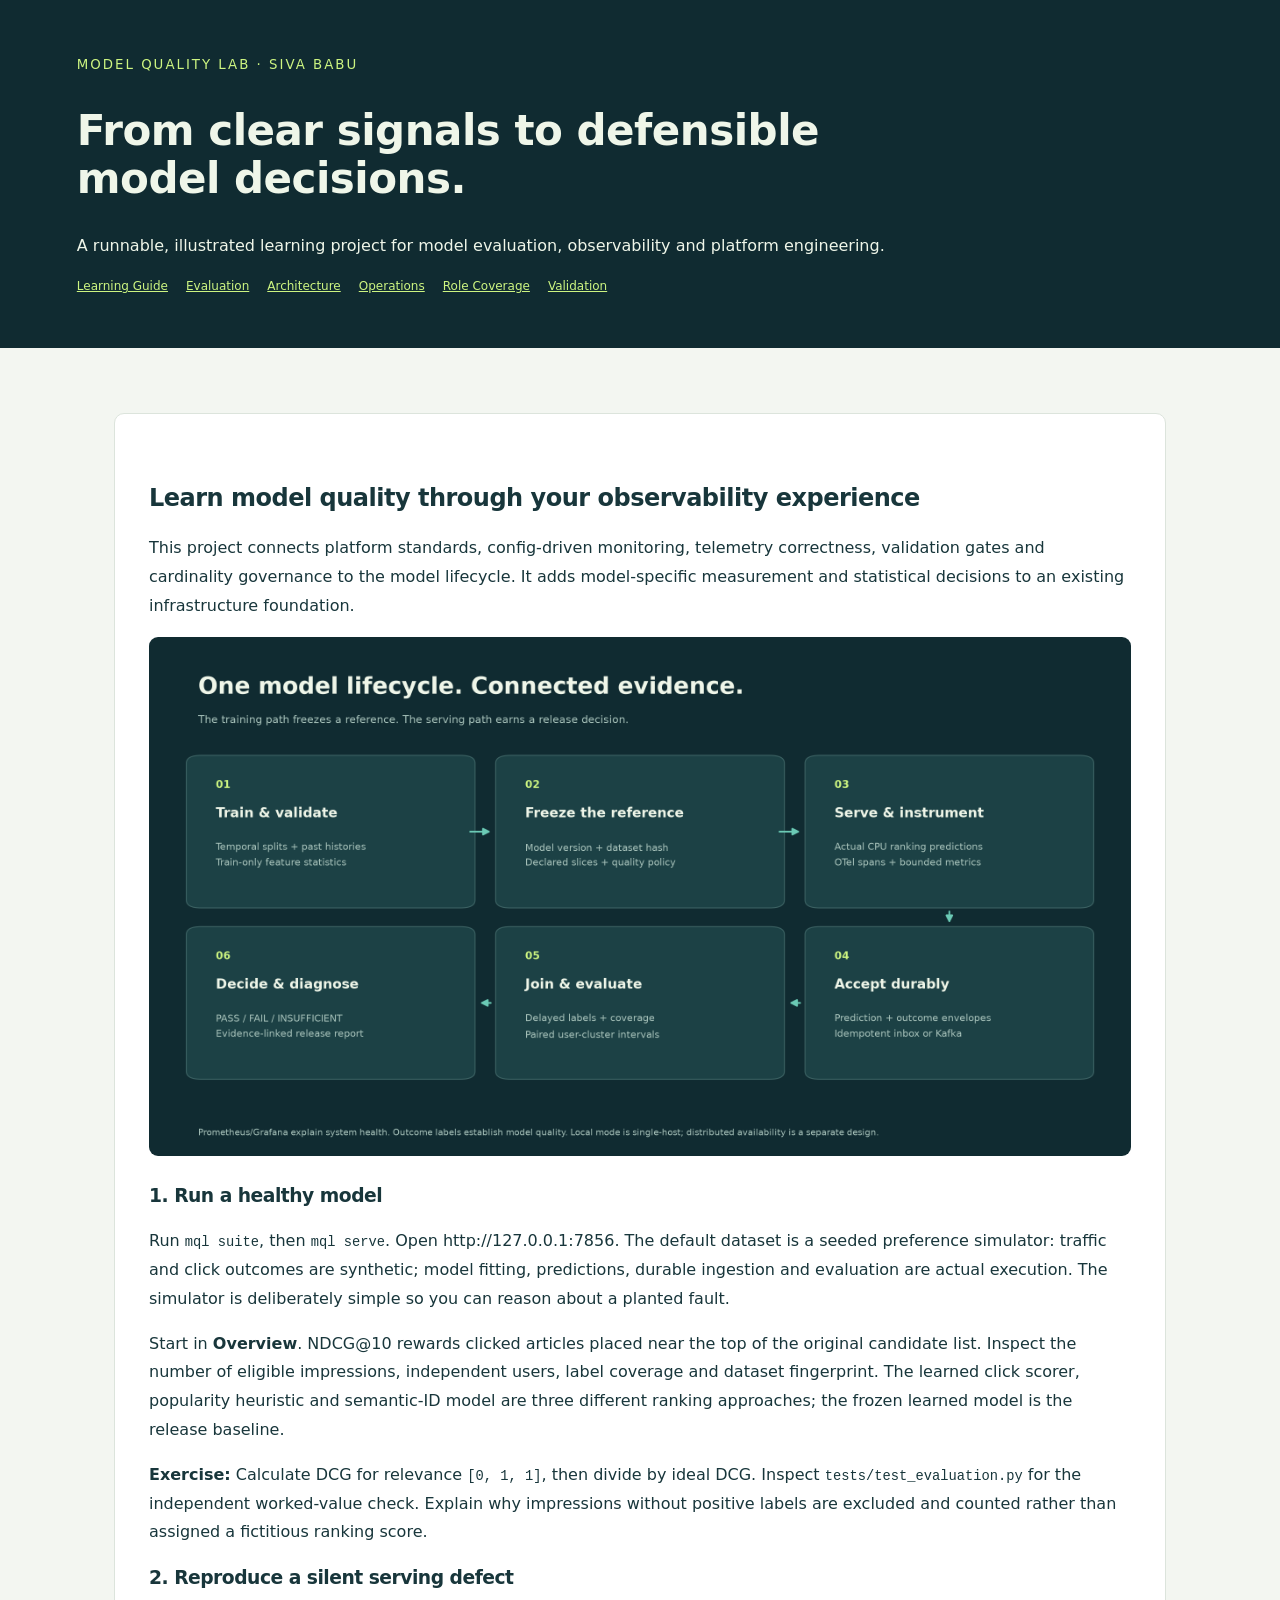
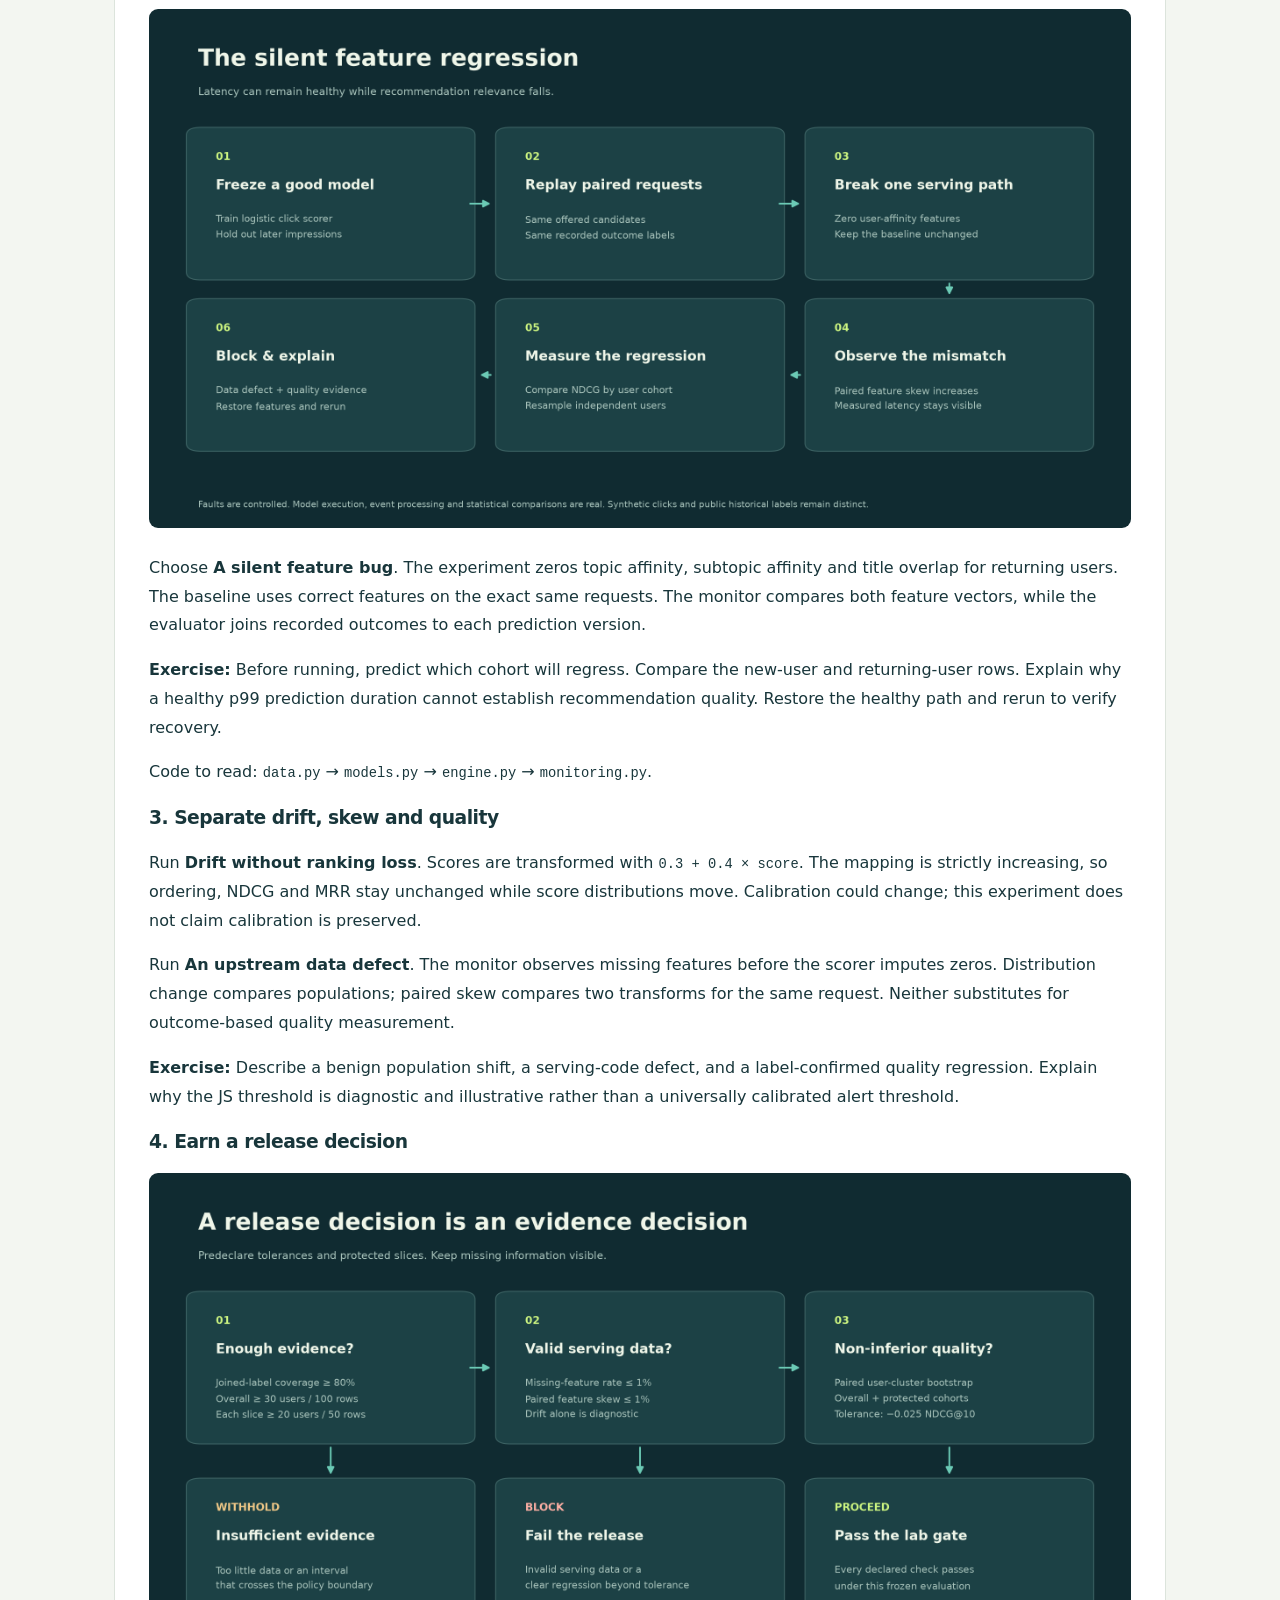
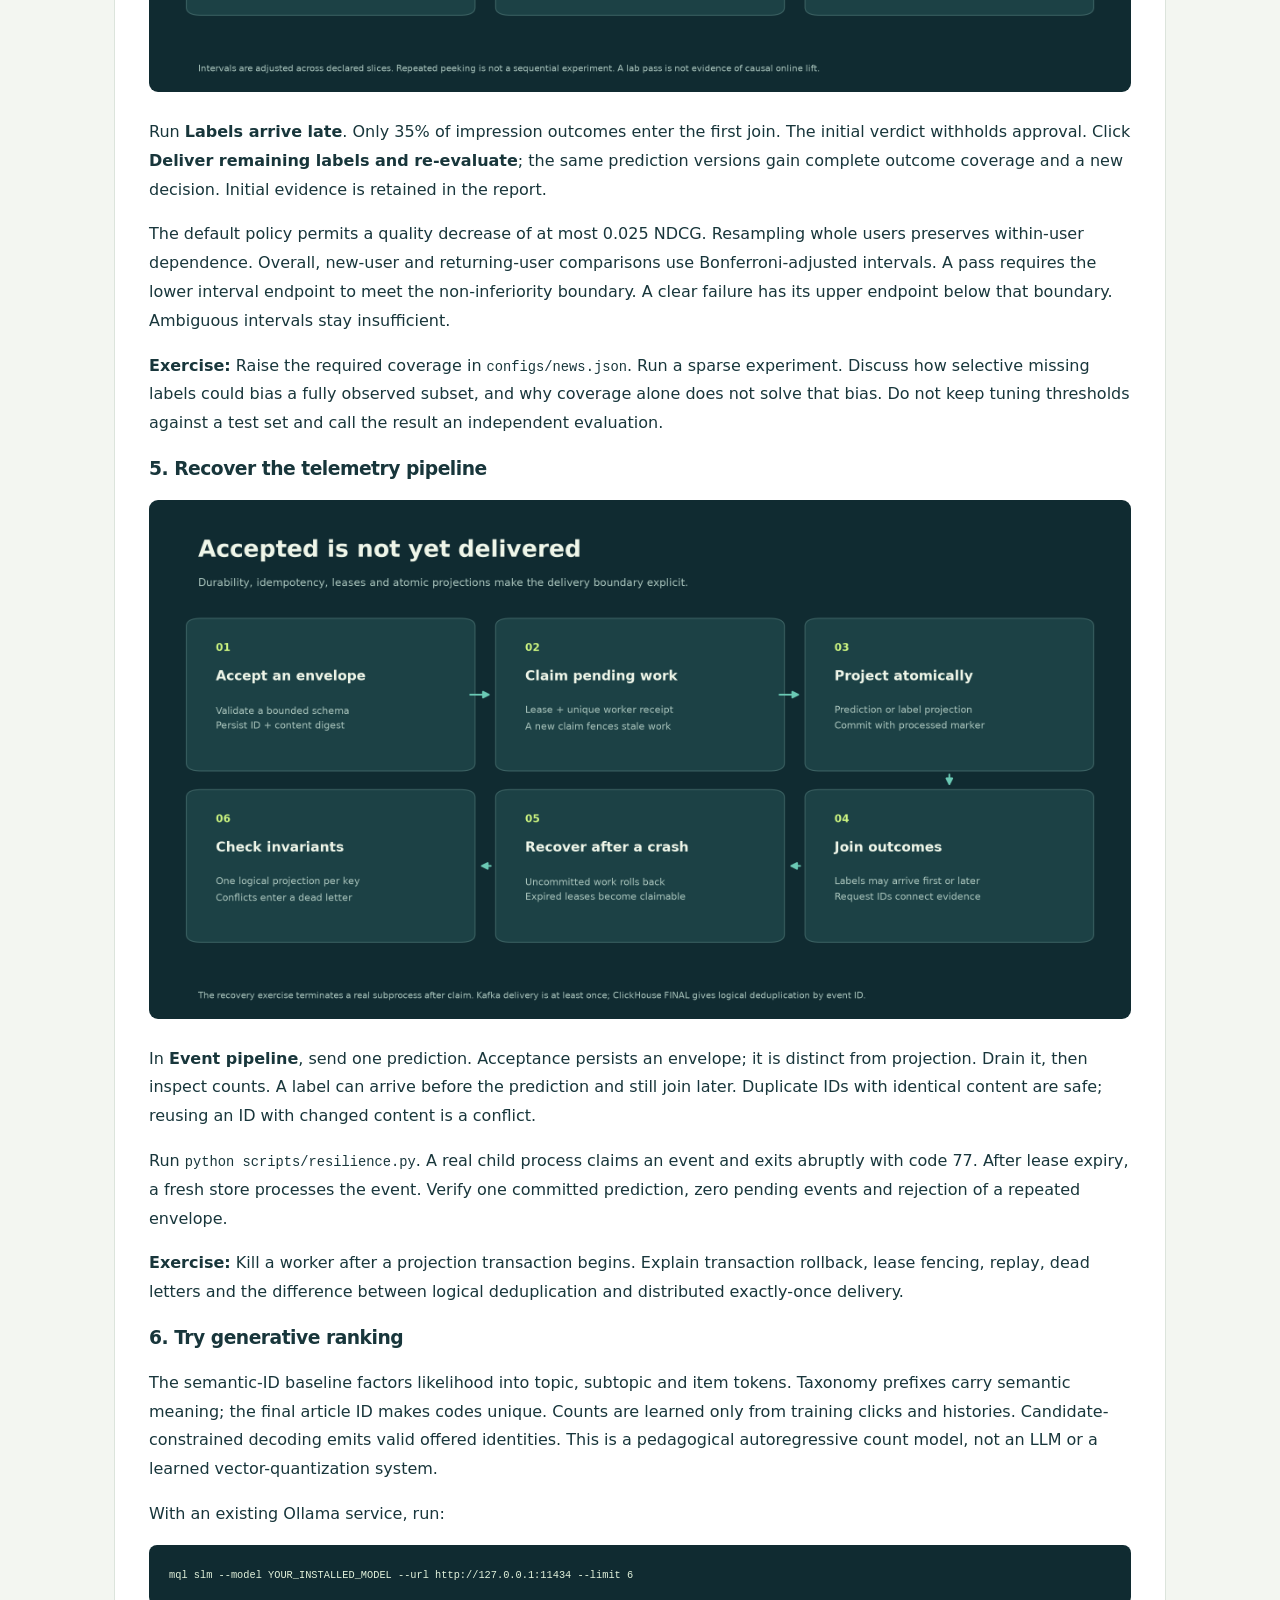
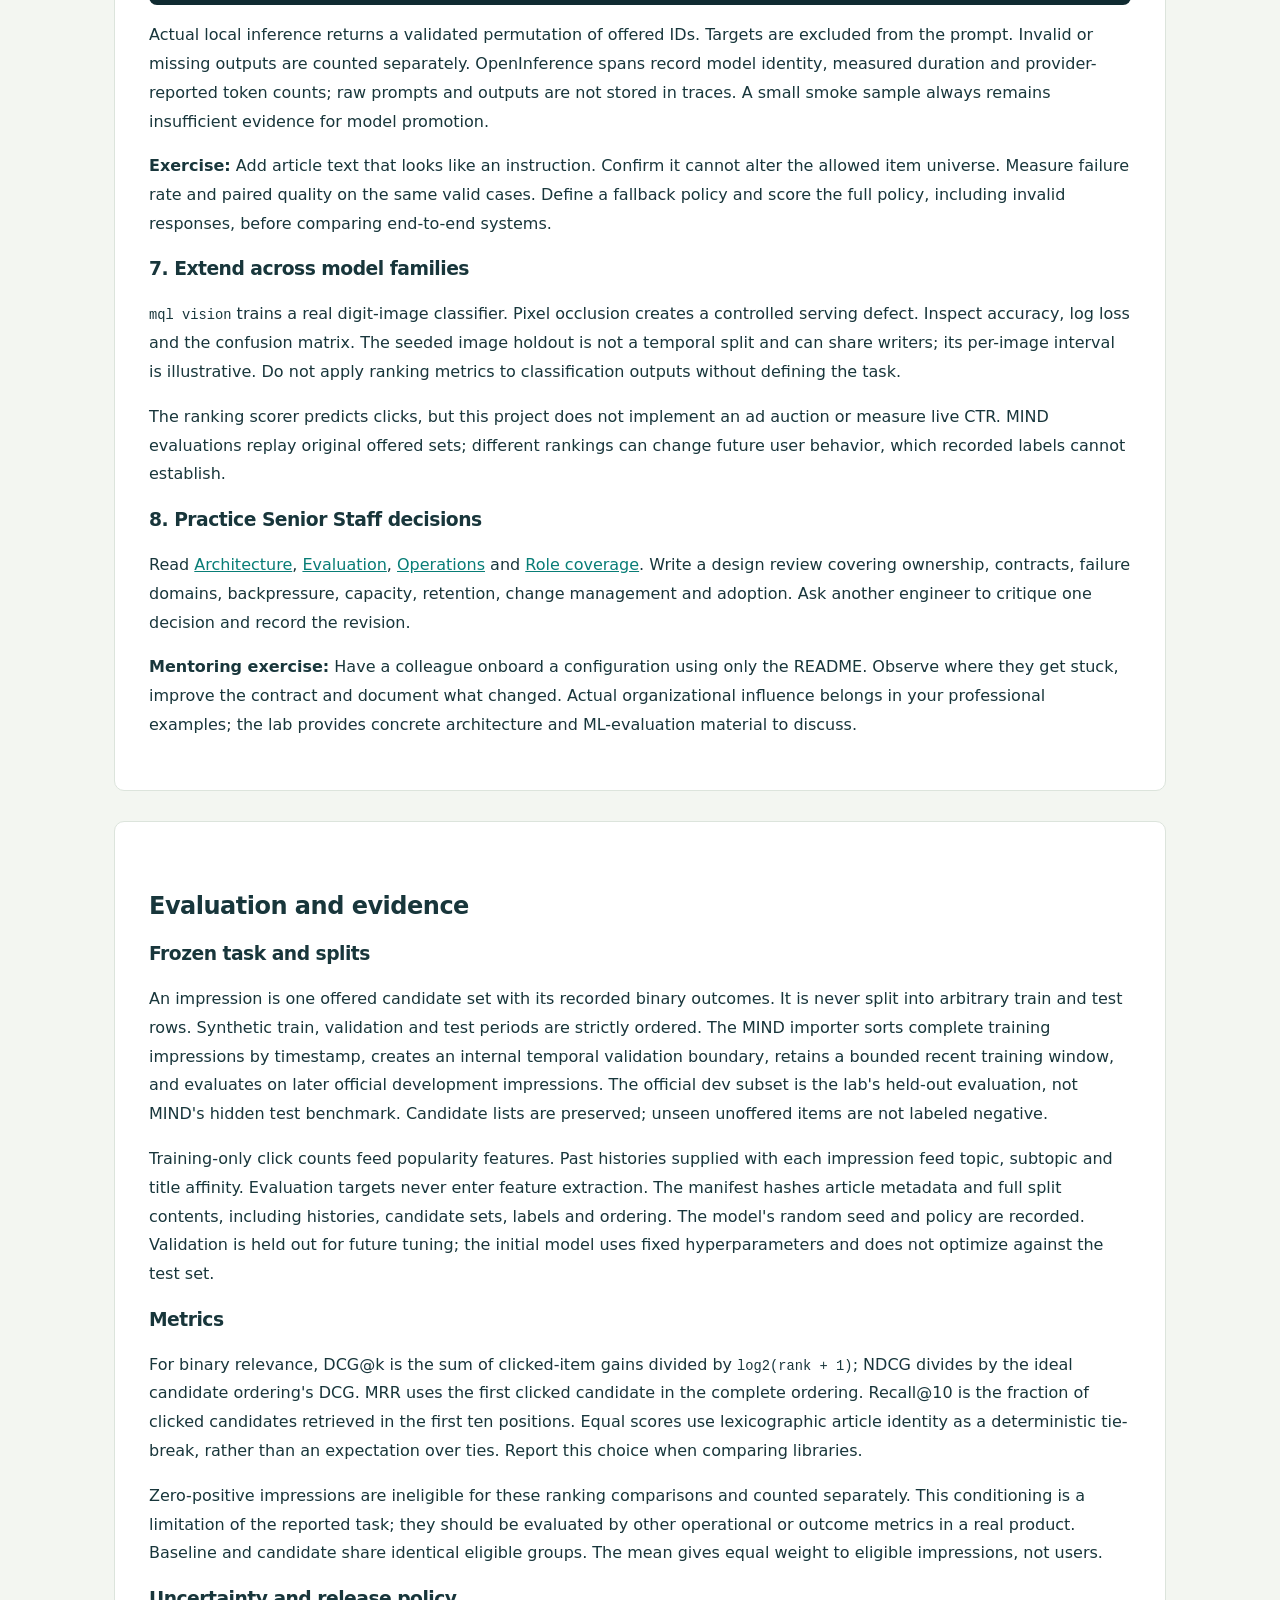
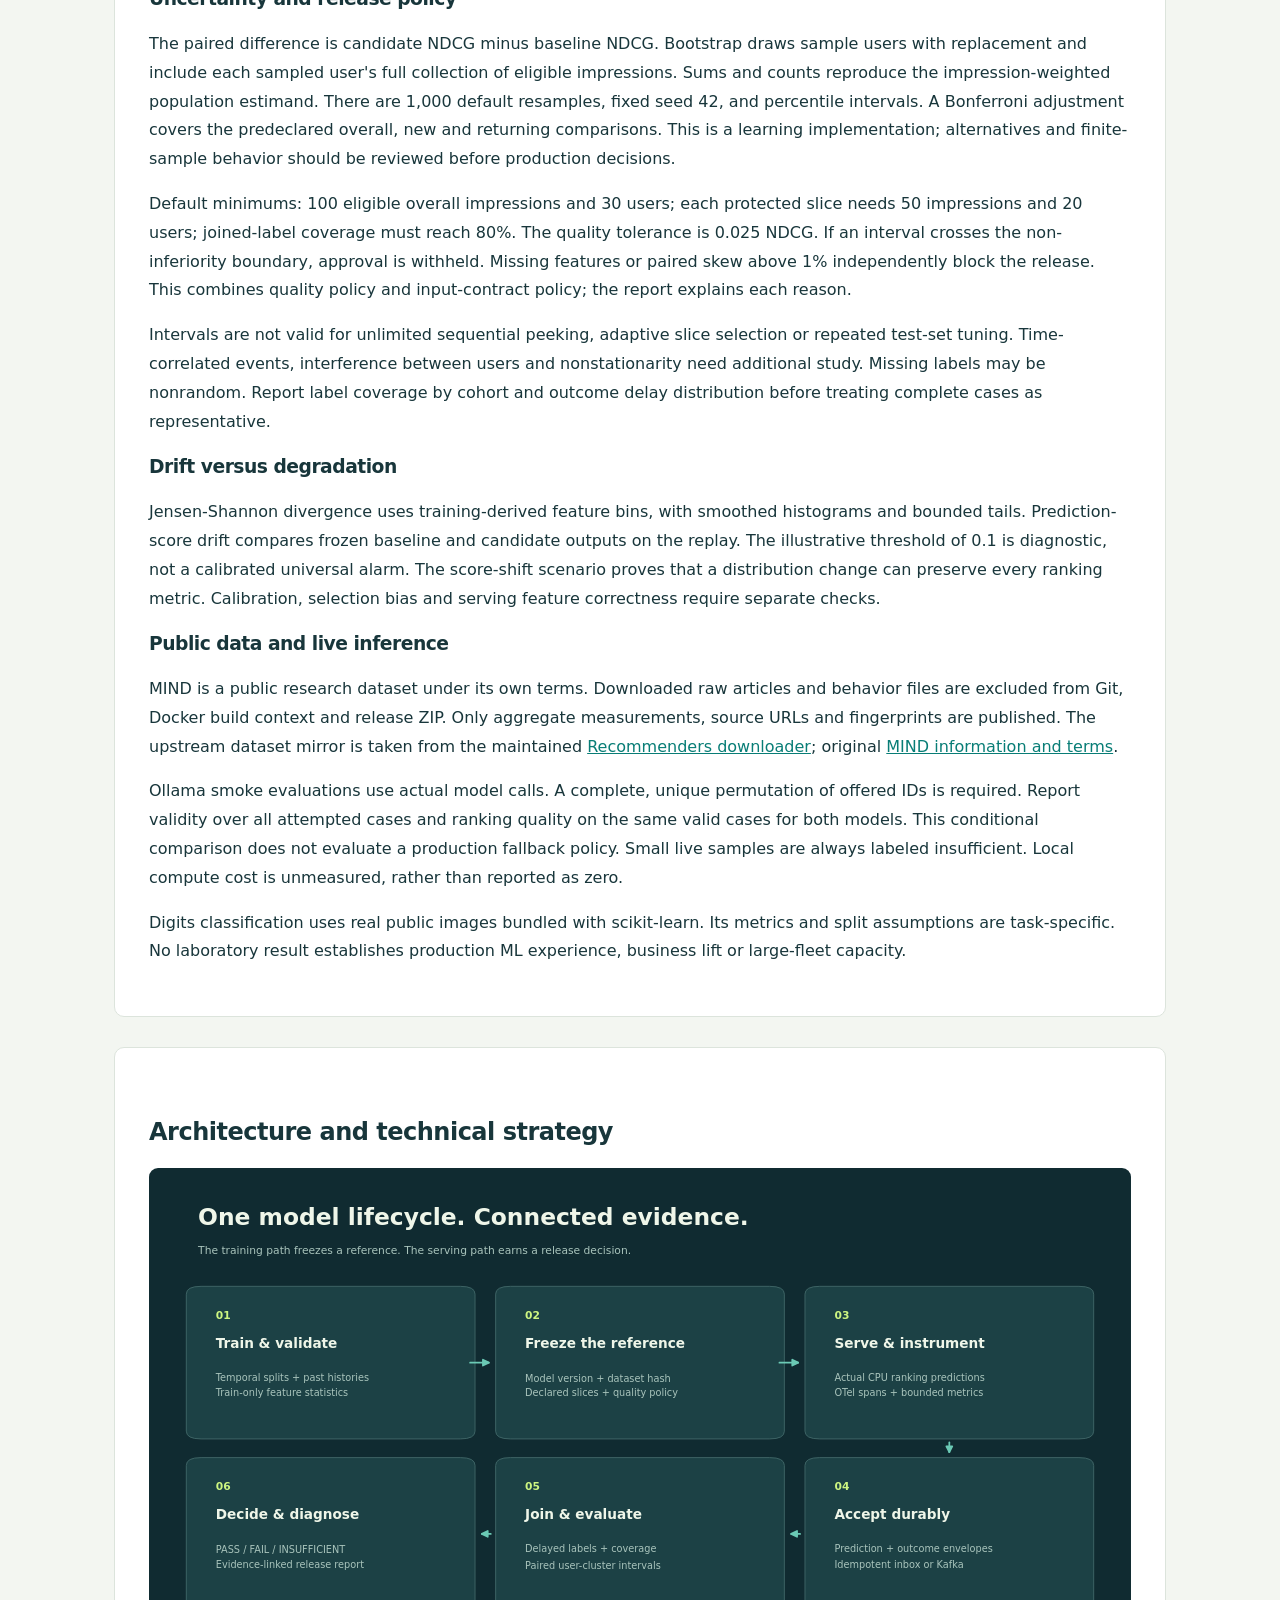
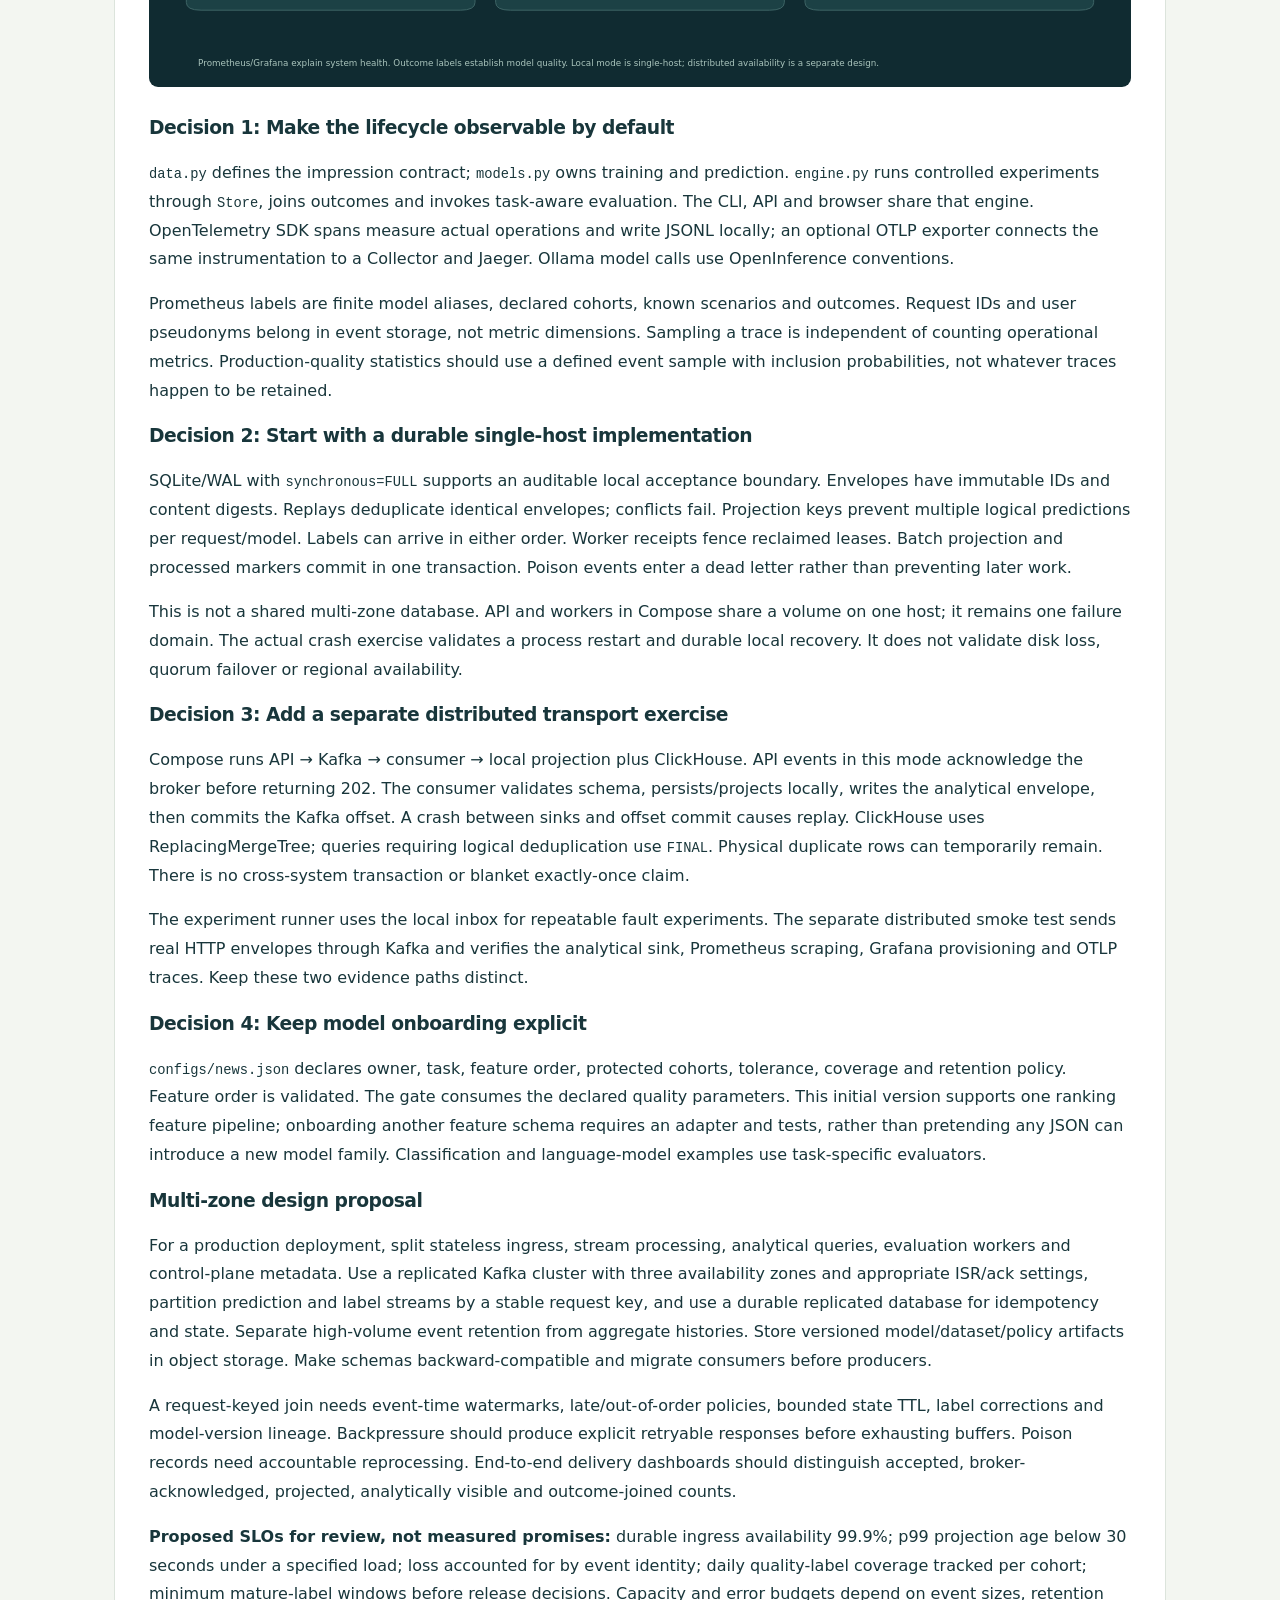
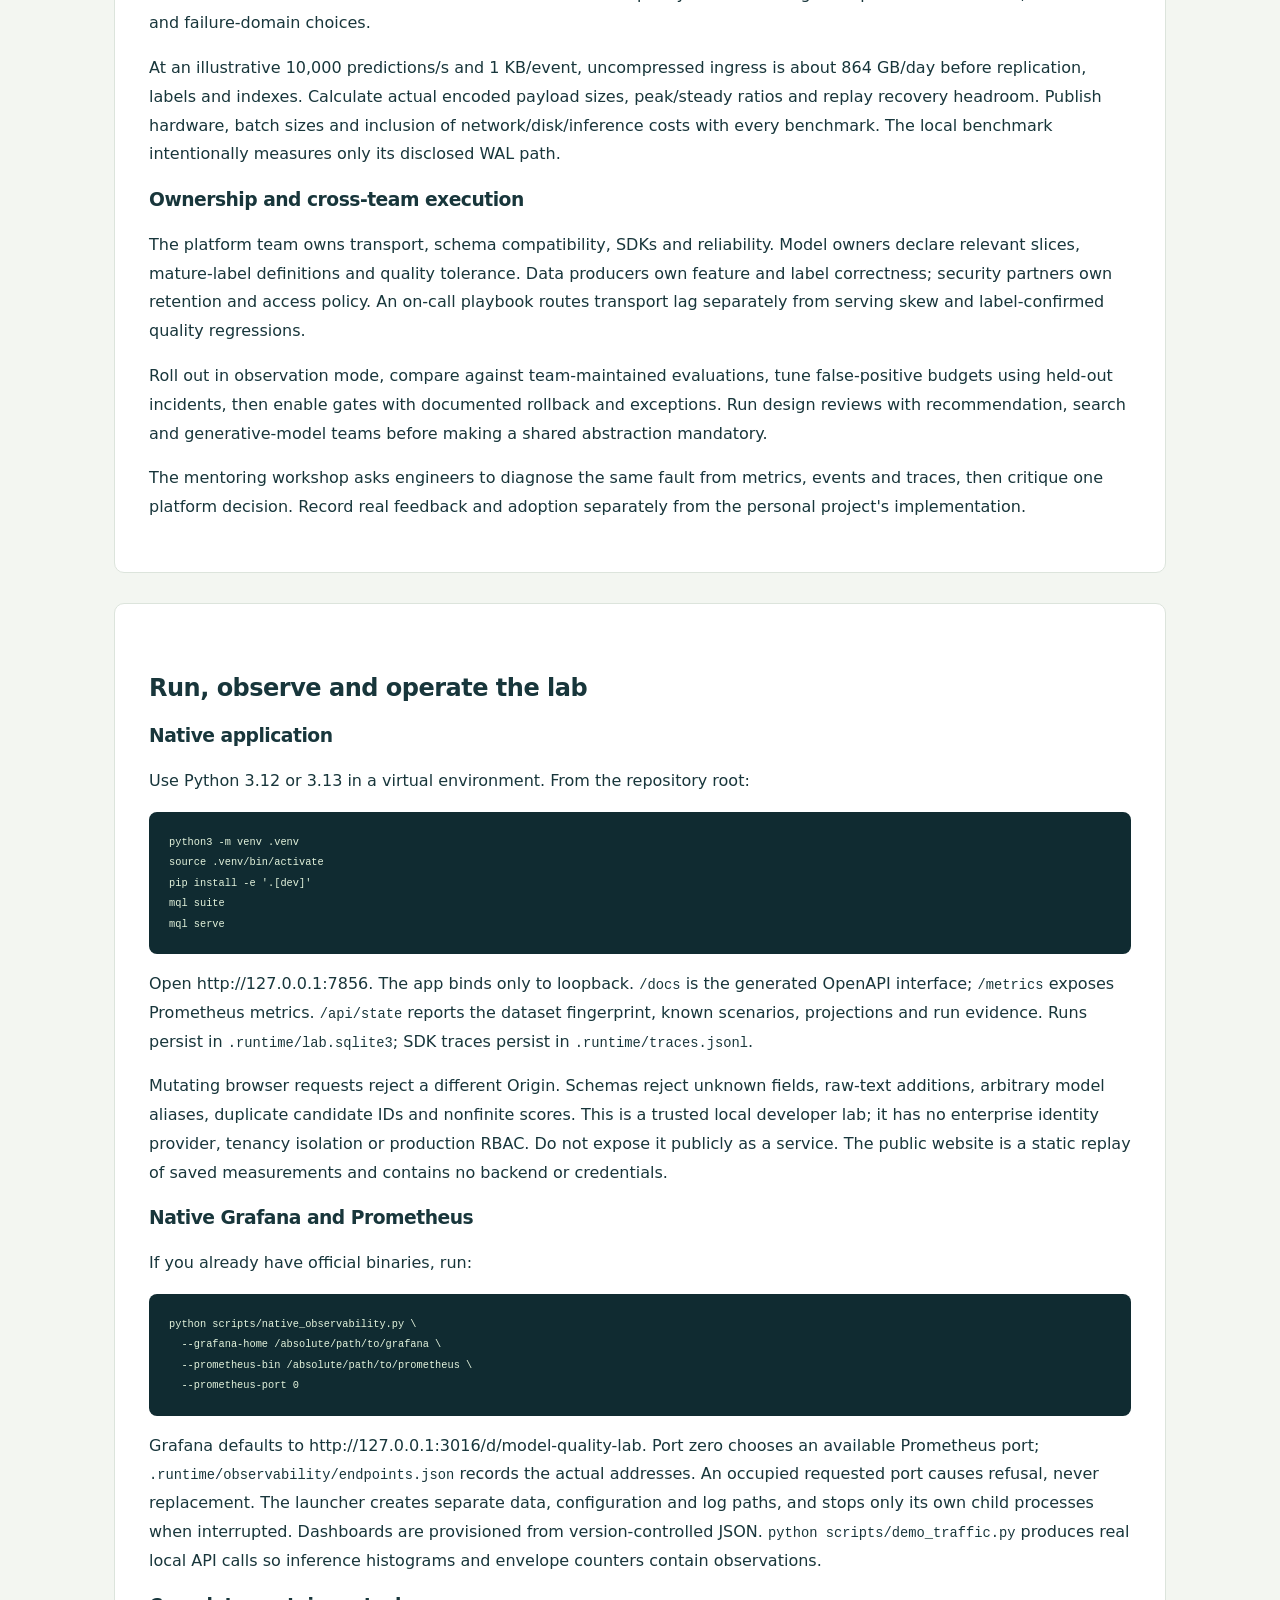
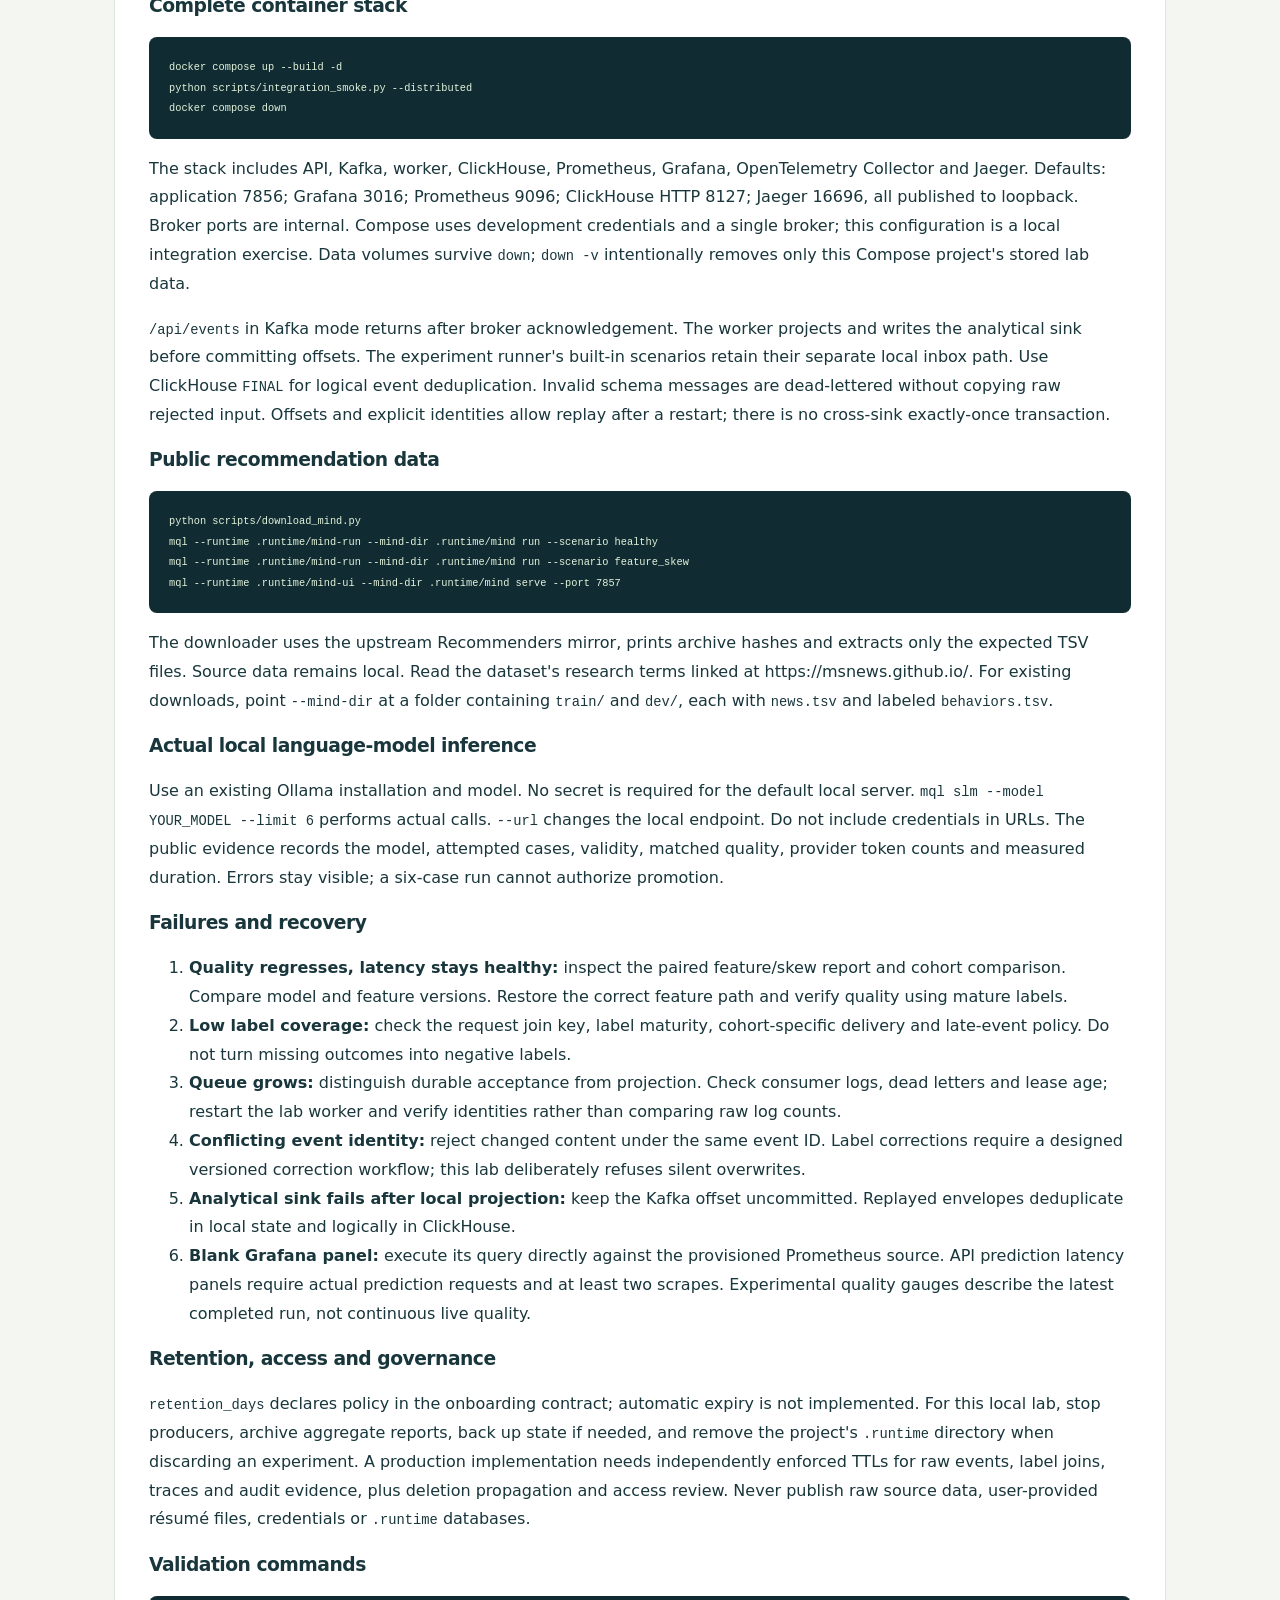
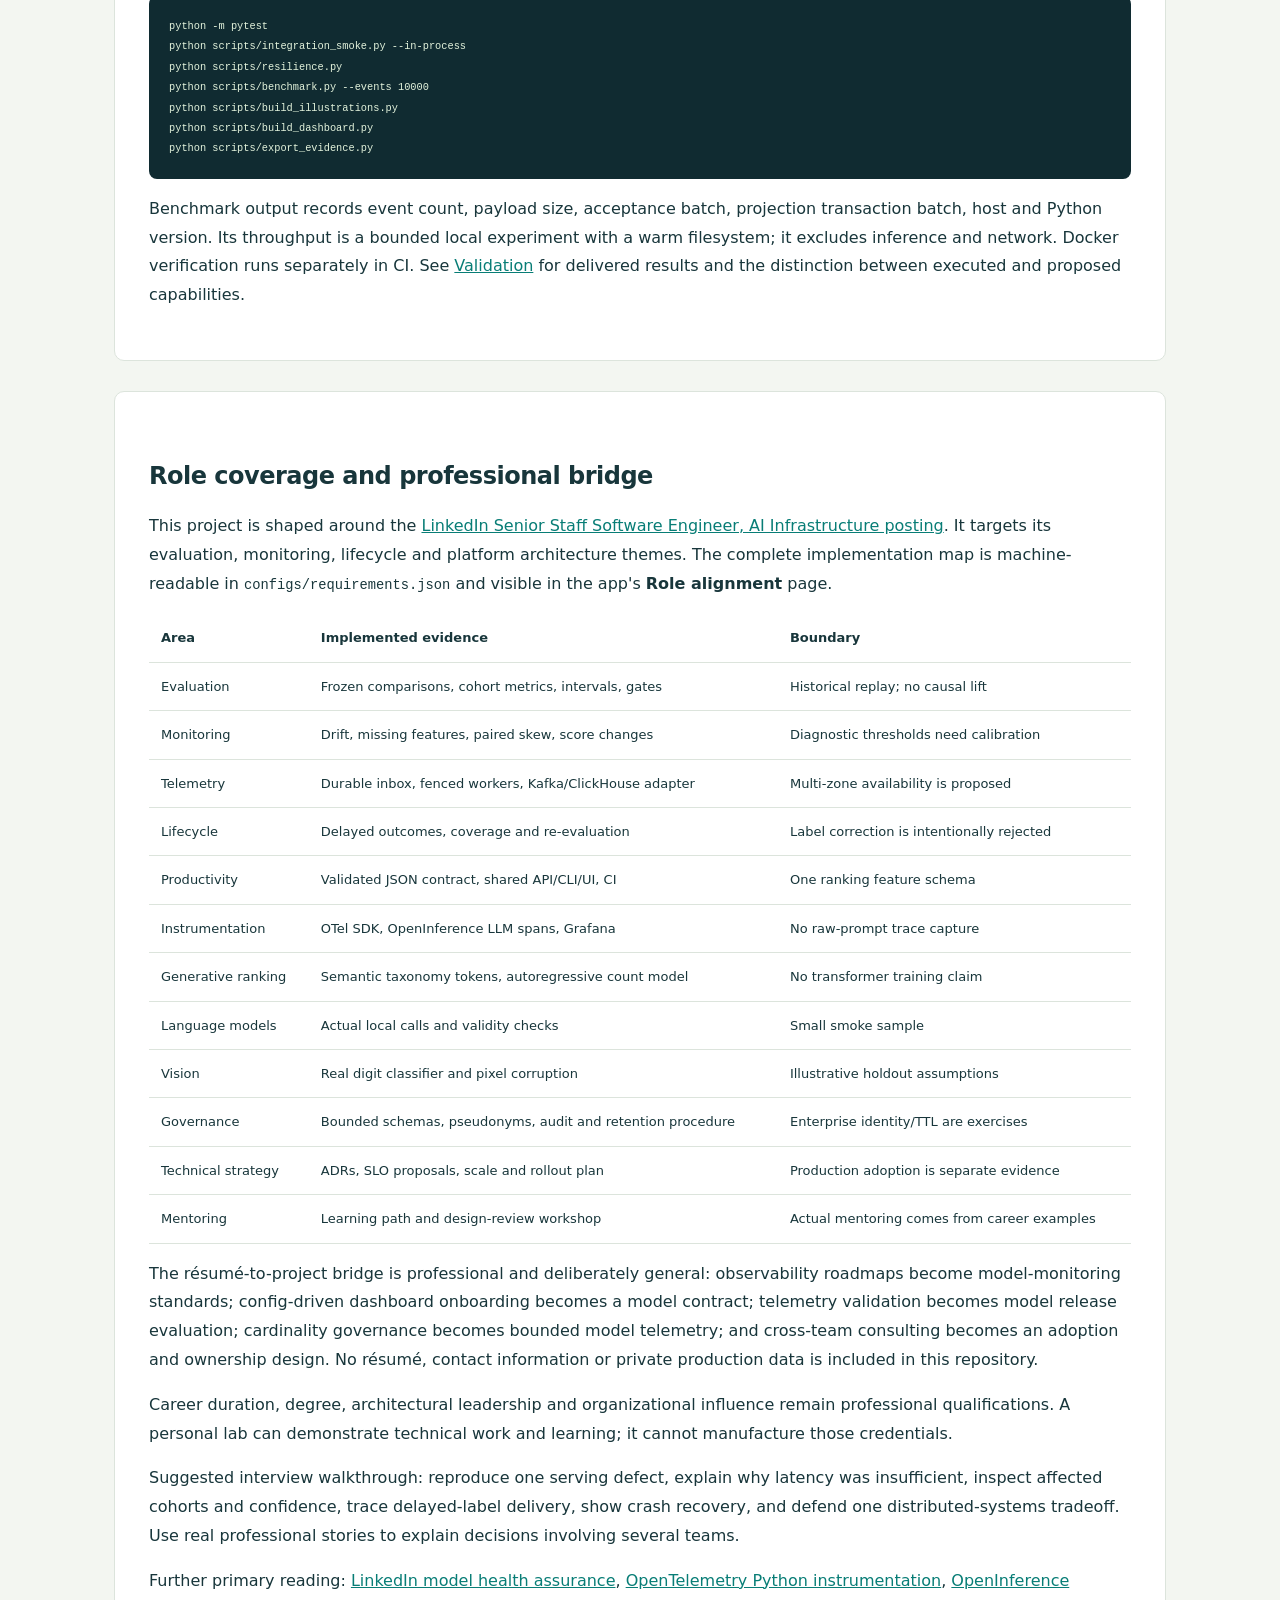
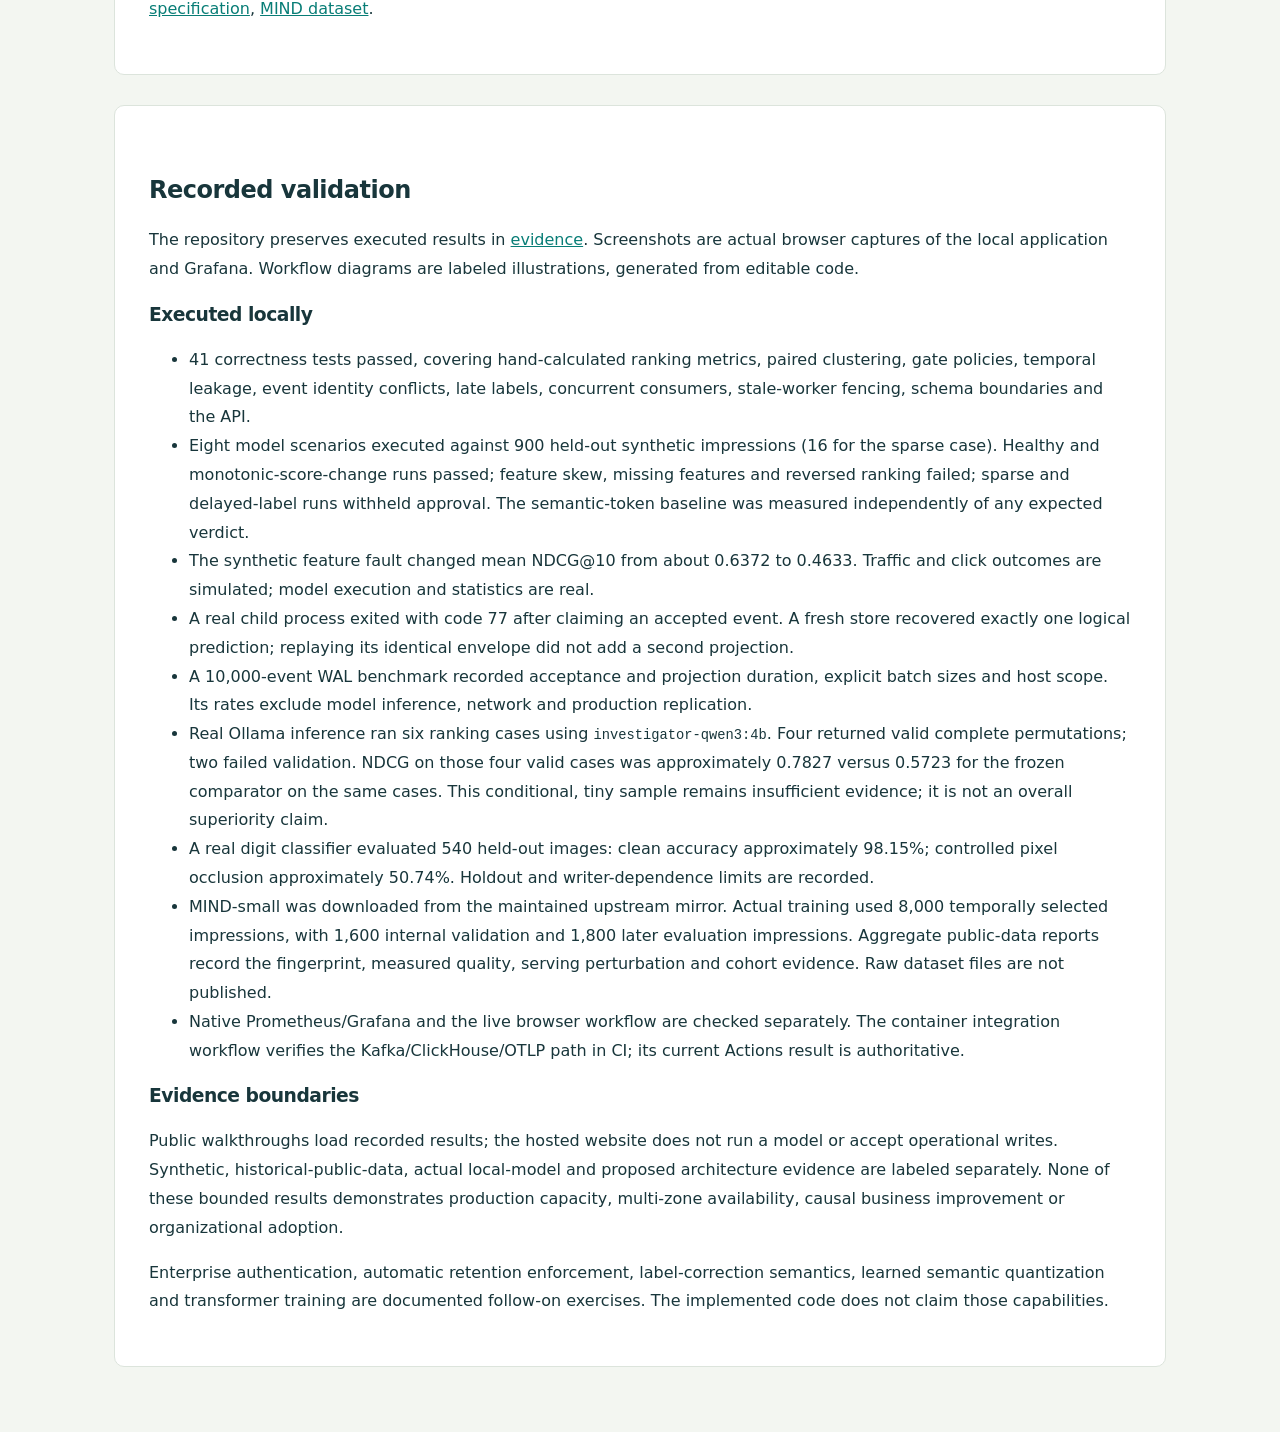
<file: docs/index.html>
<!doctype html><html lang="en"><head><meta charset="utf-8"><meta name="viewport" content="width=device-width,initial-scale=1"><title>Model Quality Lab — illustrated handbook</title><style>*{box-sizing:border-box}body{margin:0;background:#f3f6f1;color:#18363b;font:16px/1.8 system-ui,sans-serif}header{background:#102b31;color:#eff6e9;padding:50px max(6vw,24px)}header small{color:#cdf581;letter-spacing:2px;text-transform:uppercase}header h1{font-size:42px;line-height:1.15;max-width:800px}nav{display:flex;flex-wrap:wrap;gap:18px;font-size:12px}header a{color:#cdf581}main{max-width:1100px;margin:auto;padding:35px 24px}section{background:#fff;padding:34px;margin:30px 0;border:1px solid #dce4dc;border-radius:10px}h1,h2,h3{line-height:1.3;letter-spacing:-.5px}h1{font-size:30px}h2{margin-top:35px}a{color:#087d76}img{width:100%;height:auto;border-radius:9px}pre{overflow:auto;background:#102b31;color:#e3f3dc;padding:20px;border-radius:8px;font-size:12px;line-height:1.7}code{font-size:.86em}table{border-collapse:collapse;width:100%;font-size:13px}th,td{text-align:left;border-bottom:1px solid #dce4dc;padding:12px;vertical-align:top}blockquote{border-left:3px solid #087d76;margin:20px 0;padding-left:20px;color:#607570}@media(max-width:650px){section{padding:20px}header h1{font-size:30px}main{padding:15px}table{font-size:11px}td,th{padding:7px}}@media print{header,nav{display:none}section{break-before:page;border:0;margin:0;padding:0}body{background:#fff}}</style></head><body><header><small>Model Quality Lab · Siva Babu</small><h1>From clear signals to defensible model decisions.</h1><p>A runnable, illustrated learning project for model evaluation, observability and platform engineering.</p><nav><a href="#chapter-learning_guide">Learning Guide</a><a href="#chapter-evaluation">Evaluation</a><a href="#chapter-architecture">Architecture</a><a href="#chapter-operations">Operations</a><a href="#chapter-role_coverage">Role Coverage</a><a href="#chapter-validation">Validation</a></nav></header><main><section id="chapter-learning_guide"><h2 id="learn-model-quality-through-your-observability-experience">Learn model quality through your observability experience</h2>
<p>This project connects platform standards, config-driven monitoring, telemetry correctness, validation gates and cardinality governance to the model lifecycle. It adds model-specific measurement and statistical decisions to an existing infrastructure foundation.</p>
<p><img alt="The model lifecycle" src="illustrations/architecture.png" /></p>
<h3 id="1-run-a-healthy-model">1. Run a healthy model</h3>
<p>Run <code>mql suite</code>, then <code>mql serve</code>. Open http://127.0.0.1:7856. The default dataset is a seeded preference simulator: traffic and click outcomes are synthetic; model fitting, predictions, durable ingestion and evaluation are actual execution. The simulator is deliberately simple so you can reason about a planted fault.</p>
<p>Start in <strong>Overview</strong>. NDCG@10 rewards clicked articles placed near the top of the original candidate list. Inspect the number of eligible impressions, independent users, label coverage and dataset fingerprint. The learned click scorer, popularity heuristic and semantic-ID model are three different ranking approaches; the frozen learned model is the release baseline.</p>
<p><strong>Exercise:</strong> Calculate DCG for relevance <code>[0, 1, 1]</code>, then divide by ideal DCG. Inspect <code>tests/test_evaluation.py</code> for the independent worked-value check. Explain why impressions without positive labels are excluded and counted rather than assigned a fictitious ranking score.</p>
<h3 id="2-reproduce-a-silent-serving-defect">2. Reproduce a silent serving defect</h3>
<p><img alt="The silent feature fault" src="illustrations/experiment-flow.png" /></p>
<p>Choose <strong>A silent feature bug</strong>. The experiment zeros topic affinity, subtopic affinity and title overlap for returning users. The baseline uses correct features on the exact same requests. The monitor compares both feature vectors, while the evaluator joins recorded outcomes to each prediction version.</p>
<p><strong>Exercise:</strong> Before running, predict which cohort will regress. Compare the new-user and returning-user rows. Explain why a healthy p99 prediction duration cannot establish recommendation quality. Restore the healthy path and rerun to verify recovery.</p>
<p>Code to read: <code>data.py</code> → <code>models.py</code> → <code>engine.py</code> → <code>monitoring.py</code>.</p>
<h3 id="3-separate-drift-skew-and-quality">3. Separate drift, skew and quality</h3>
<p>Run <strong>Drift without ranking loss</strong>. Scores are transformed with <code>0.3 + 0.4 × score</code>. The mapping is strictly increasing, so ordering, NDCG and MRR stay unchanged while score distributions move. Calibration could change; this experiment does not claim calibration is preserved.</p>
<p>Run <strong>An upstream data defect</strong>. The monitor observes missing features before the scorer imputes zeros. Distribution change compares populations; paired skew compares two transforms for the same request. Neither substitutes for outcome-based quality measurement.</p>
<p><strong>Exercise:</strong> Describe a benign population shift, a serving-code defect, and a label-confirmed quality regression. Explain why the JS threshold is diagnostic and illustrative rather than a universally calibrated alert threshold.</p>
<h3 id="4-earn-a-release-decision">4. Earn a release decision</h3>
<p><img alt="Evidence-aware release gate" src="illustrations/release-gate.png" /></p>
<p>Run <strong>Labels arrive late</strong>. Only 35% of impression outcomes enter the first join. The initial verdict withholds approval. Click <strong>Deliver remaining labels and re-evaluate</strong>; the same prediction versions gain complete outcome coverage and a new decision. Initial evidence is retained in the report.</p>
<p>The default policy permits a quality decrease of at most 0.025 NDCG. Resampling whole users preserves within-user dependence. Overall, new-user and returning-user comparisons use Bonferroni-adjusted intervals. A pass requires the lower interval endpoint to meet the non-inferiority boundary. A clear failure has its upper endpoint below that boundary. Ambiguous intervals stay insufficient.</p>
<p><strong>Exercise:</strong> Raise the required coverage in <code>configs/news.json</code>. Run a sparse experiment. Discuss how selective missing labels could bias a fully observed subset, and why coverage alone does not solve that bias. Do not keep tuning thresholds against a test set and call the result an independent evaluation.</p>
<h3 id="5-recover-the-telemetry-pipeline">5. Recover the telemetry pipeline</h3>
<p><img alt="Durable event delivery" src="illustrations/delivery.png" /></p>
<p>In <strong>Event pipeline</strong>, send one prediction. Acceptance persists an envelope; it is distinct from projection. Drain it, then inspect counts. A label can arrive before the prediction and still join later. Duplicate IDs with identical content are safe; reusing an ID with changed content is a conflict.</p>
<p>Run <code>python scripts/resilience.py</code>. A real child process claims an event and exits abruptly with code 77. After lease expiry, a fresh store processes the event. Verify one committed prediction, zero pending events and rejection of a repeated envelope.</p>
<p><strong>Exercise:</strong> Kill a worker after a projection transaction begins. Explain transaction rollback, lease fencing, replay, dead letters and the difference between logical deduplication and distributed exactly-once delivery.</p>
<h3 id="6-try-generative-ranking">6. Try generative ranking</h3>
<p>The semantic-ID baseline factors likelihood into topic, subtopic and item tokens. Taxonomy prefixes carry semantic meaning; the final article ID makes codes unique. Counts are learned only from training clicks and histories. Candidate-constrained decoding emits valid offered identities. This is a pedagogical autoregressive count model, not an LLM or a learned vector-quantization system.</p>
<p>With an existing Ollama service, run:</p>
<pre><code class="language-bash">mql slm --model YOUR_INSTALLED_MODEL --url http://127.0.0.1:11434 --limit 6
</code></pre>
<p>Actual local inference returns a validated permutation of offered IDs. Targets are excluded from the prompt. Invalid or missing outputs are counted separately. OpenInference spans record model identity, measured duration and provider-reported token counts; raw prompts and outputs are not stored in traces. A small smoke sample always remains insufficient evidence for model promotion.</p>
<p><strong>Exercise:</strong> Add article text that looks like an instruction. Confirm it cannot alter the allowed item universe. Measure failure rate and paired quality on the same valid cases. Define a fallback policy and score the full policy, including invalid responses, before comparing end-to-end systems.</p>
<h3 id="7-extend-across-model-families">7. Extend across model families</h3>
<p><code>mql vision</code> trains a real digit-image classifier. Pixel occlusion creates a controlled serving defect. Inspect accuracy, log loss and the confusion matrix. The seeded image holdout is not a temporal split and can share writers; its per-image interval is illustrative. Do not apply ranking metrics to classification outputs without defining the task.</p>
<p>The ranking scorer predicts clicks, but this project does not implement an ad auction or measure live CTR. MIND evaluations replay original offered sets; different rankings can change future user behavior, which recorded labels cannot establish.</p>
<h3 id="8-practice-senior-staff-decisions">8. Practice Senior Staff decisions</h3>
<p>Read <a href="#chapter-architecture">Architecture</a>, <a href="#chapter-evaluation">Evaluation</a>, <a href="#chapter-operations">Operations</a> and <a href="#chapter-role_coverage">Role coverage</a>. Write a design review covering ownership, contracts, failure domains, backpressure, capacity, retention, change management and adoption. Ask another engineer to critique one decision and record the revision.</p>
<p><strong>Mentoring exercise:</strong> Have a colleague onboard a configuration using only the README. Observe where they get stuck, improve the contract and document what changed. Actual organizational influence belongs in your professional examples; the lab provides concrete architecture and ML-evaluation material to discuss.</p></section><section id="chapter-evaluation"><h2 id="evaluation-and-evidence">Evaluation and evidence</h2>
<h3 id="frozen-task-and-splits">Frozen task and splits</h3>
<p>An impression is one offered candidate set with its recorded binary outcomes. It is never split into arbitrary train and test rows. Synthetic train, validation and test periods are strictly ordered. The MIND importer sorts complete training impressions by timestamp, creates an internal temporal validation boundary, retains a bounded recent training window, and evaluates on later official development impressions. The official dev subset is the lab's held-out evaluation, not MIND's hidden test benchmark. Candidate lists are preserved; unseen unoffered items are not labeled negative.</p>
<p>Training-only click counts feed popularity features. Past histories supplied with each impression feed topic, subtopic and title affinity. Evaluation targets never enter feature extraction. The manifest hashes article metadata and full split contents, including histories, candidate sets, labels and ordering. The model's random seed and policy are recorded. Validation is held out for future tuning; the initial model uses fixed hyperparameters and does not optimize against the test set.</p>
<h3 id="metrics">Metrics</h3>
<p>For binary relevance, DCG@k is the sum of clicked-item gains divided by <code>log2(rank + 1)</code>; NDCG divides by the ideal candidate ordering's DCG. MRR uses the first clicked candidate in the complete ordering. Recall@10 is the fraction of clicked candidates retrieved in the first ten positions. Equal scores use lexicographic article identity as a deterministic tie-break, rather than an expectation over ties. Report this choice when comparing libraries.</p>
<p>Zero-positive impressions are ineligible for these ranking comparisons and counted separately. This conditioning is a limitation of the reported task; they should be evaluated by other operational or outcome metrics in a real product. Baseline and candidate share identical eligible groups. The mean gives equal weight to eligible impressions, not users.</p>
<h3 id="uncertainty-and-release-policy">Uncertainty and release policy</h3>
<p>The paired difference is candidate NDCG minus baseline NDCG. Bootstrap draws sample users with replacement and include each sampled user's full collection of eligible impressions. Sums and counts reproduce the impression-weighted population estimand. There are 1,000 default resamples, fixed seed 42, and percentile intervals. A Bonferroni adjustment covers the predeclared overall, new and returning comparisons. This is a learning implementation; alternatives and finite-sample behavior should be reviewed before production decisions.</p>
<p>Default minimums: 100 eligible overall impressions and 30 users; each protected slice needs 50 impressions and 20 users; joined-label coverage must reach 80%. The quality tolerance is 0.025 NDCG. If an interval crosses the non-inferiority boundary, approval is withheld. Missing features or paired skew above 1% independently block the release. This combines quality policy and input-contract policy; the report explains each reason.</p>
<p>Intervals are not valid for unlimited sequential peeking, adaptive slice selection or repeated test-set tuning. Time-correlated events, interference between users and nonstationarity need additional study. Missing labels may be nonrandom. Report label coverage by cohort and outcome delay distribution before treating complete cases as representative.</p>
<h3 id="drift-versus-degradation">Drift versus degradation</h3>
<p>Jensen-Shannon divergence uses training-derived feature bins, with smoothed histograms and bounded tails. Prediction-score drift compares frozen baseline and candidate outputs on the replay. The illustrative threshold of 0.1 is diagnostic, not a calibrated universal alarm. The score-shift scenario proves that a distribution change can preserve every ranking metric. Calibration, selection bias and serving feature correctness require separate checks.</p>
<h3 id="public-data-and-live-inference">Public data and live inference</h3>
<p>MIND is a public research dataset under its own terms. Downloaded raw articles and behavior files are excluded from Git, Docker build context and release ZIP. Only aggregate measurements, source URLs and fingerprints are published. The upstream dataset mirror is taken from the maintained <a href="https://github.com/recommenders-team/recommenders/blob/main/recommenders/datasets/mind.py">Recommenders downloader</a>; original <a href="https://msnews.github.io/">MIND information and terms</a>.</p>
<p>Ollama smoke evaluations use actual model calls. A complete, unique permutation of offered IDs is required. Report validity over all attempted cases and ranking quality on the same valid cases for both models. This conditional comparison does not evaluate a production fallback policy. Small live samples are always labeled insufficient. Local compute cost is unmeasured, rather than reported as zero.</p>
<p>Digits classification uses real public images bundled with scikit-learn. Its metrics and split assumptions are task-specific. No laboratory result establishes production ML experience, business lift or large-fleet capacity.</p></section><section id="chapter-architecture"><h2 id="architecture-and-technical-strategy">Architecture and technical strategy</h2>
<p><img alt="Architecture" src="illustrations/architecture.svg" /></p>
<h3 id="decision-1-make-the-lifecycle-observable-by-default">Decision 1: Make the lifecycle observable by default</h3>
<p><code>data.py</code> defines the impression contract; <code>models.py</code> owns training and prediction. <code>engine.py</code> runs controlled experiments through <code>Store</code>, joins outcomes and invokes task-aware evaluation. The CLI, API and browser share that engine. OpenTelemetry SDK spans measure actual operations and write JSONL locally; an optional OTLP exporter connects the same instrumentation to a Collector and Jaeger. Ollama model calls use OpenInference conventions.</p>
<p>Prometheus labels are finite model aliases, declared cohorts, known scenarios and outcomes. Request IDs and user pseudonyms belong in event storage, not metric dimensions. Sampling a trace is independent of counting operational metrics. Production-quality statistics should use a defined event sample with inclusion probabilities, not whatever traces happen to be retained.</p>
<h3 id="decision-2-start-with-a-durable-single-host-implementation">Decision 2: Start with a durable single-host implementation</h3>
<p>SQLite/WAL with <code>synchronous=FULL</code> supports an auditable local acceptance boundary. Envelopes have immutable IDs and content digests. Replays deduplicate identical envelopes; conflicts fail. Projection keys prevent multiple logical predictions per request/model. Labels can arrive in either order. Worker receipts fence reclaimed leases. Batch projection and processed markers commit in one transaction. Poison events enter a dead letter rather than preventing later work.</p>
<p>This is not a shared multi-zone database. API and workers in Compose share a volume on one host; it remains one failure domain. The actual crash exercise validates a process restart and durable local recovery. It does not validate disk loss, quorum failover or regional availability.</p>
<h3 id="decision-3-add-a-separate-distributed-transport-exercise">Decision 3: Add a separate distributed transport exercise</h3>
<p>Compose runs API → Kafka → consumer → local projection plus ClickHouse. API events in this mode acknowledge the broker before returning 202. The consumer validates schema, persists/projects locally, writes the analytical envelope, then commits the Kafka offset. A crash between sinks and offset commit causes replay. ClickHouse uses ReplacingMergeTree; queries requiring logical deduplication use <code>FINAL</code>. Physical duplicate rows can temporarily remain. There is no cross-system transaction or blanket exactly-once claim.</p>
<p>The experiment runner uses the local inbox for repeatable fault experiments. The separate distributed smoke test sends real HTTP envelopes through Kafka and verifies the analytical sink, Prometheus scraping, Grafana provisioning and OTLP traces. Keep these two evidence paths distinct.</p>
<h3 id="decision-4-keep-model-onboarding-explicit">Decision 4: Keep model onboarding explicit</h3>
<p><code>configs/news.json</code> declares owner, task, feature order, protected cohorts, tolerance, coverage and retention policy. Feature order is validated. The gate consumes the declared quality parameters. This initial version supports one ranking feature pipeline; onboarding another feature schema requires an adapter and tests, rather than pretending any JSON can introduce a new model family. Classification and language-model examples use task-specific evaluators.</p>
<h3 id="multi-zone-design-proposal">Multi-zone design proposal</h3>
<p>For a production deployment, split stateless ingress, stream processing, analytical queries, evaluation workers and control-plane metadata. Use a replicated Kafka cluster with three availability zones and appropriate ISR/ack settings, partition prediction and label streams by a stable request key, and use a durable replicated database for idempotency and state. Separate high-volume event retention from aggregate histories. Store versioned model/dataset/policy artifacts in object storage. Make schemas backward-compatible and migrate consumers before producers.</p>
<p>A request-keyed join needs event-time watermarks, late/out-of-order policies, bounded state TTL, label corrections and model-version lineage. Backpressure should produce explicit retryable responses before exhausting buffers. Poison records need accountable reprocessing. End-to-end delivery dashboards should distinguish accepted, broker-acknowledged, projected, analytically visible and outcome-joined counts.</p>
<p><strong>Proposed SLOs for review, not measured promises:</strong> durable ingress availability 99.9%; p99 projection age below 30 seconds under a specified load; loss accounted for by event identity; daily quality-label coverage tracked per cohort; minimum mature-label windows before release decisions. Capacity and error budgets depend on event sizes, retention and failure-domain choices.</p>
<p>At an illustrative 10,000 predictions/s and 1 KB/event, uncompressed ingress is about 864 GB/day before replication, labels and indexes. Calculate actual encoded payload sizes, peak/steady ratios and replay recovery headroom. Publish hardware, batch sizes and inclusion of network/disk/inference costs with every benchmark. The local benchmark intentionally measures only its disclosed WAL path.</p>
<h3 id="ownership-and-cross-team-execution">Ownership and cross-team execution</h3>
<p>The platform team owns transport, schema compatibility, SDKs and reliability. Model owners declare relevant slices, mature-label definitions and quality tolerance. Data producers own feature and label correctness; security partners own retention and access policy. An on-call playbook routes transport lag separately from serving skew and label-confirmed quality regressions.</p>
<p>Roll out in observation mode, compare against team-maintained evaluations, tune false-positive budgets using held-out incidents, then enable gates with documented rollback and exceptions. Run design reviews with recommendation, search and generative-model teams before making a shared abstraction mandatory.</p>
<p>The mentoring workshop asks engineers to diagnose the same fault from metrics, events and traces, then critique one platform decision. Record real feedback and adoption separately from the personal project's implementation.</p></section><section id="chapter-operations"><h2 id="run-observe-and-operate-the-lab">Run, observe and operate the lab</h2>
<h3 id="native-application">Native application</h3>
<p>Use Python 3.12 or 3.13 in a virtual environment. From the repository root:</p>
<pre><code class="language-bash">python3 -m venv .venv
source .venv/bin/activate
pip install -e '.[dev]'
mql suite
mql serve
</code></pre>
<p>Open http://127.0.0.1:7856. The app binds only to loopback. <code>/docs</code> is the generated OpenAPI interface; <code>/metrics</code> exposes Prometheus metrics. <code>/api/state</code> reports the dataset fingerprint, known scenarios, projections and run evidence. Runs persist in <code>.runtime/lab.sqlite3</code>; SDK traces persist in <code>.runtime/traces.jsonl</code>.</p>
<p>Mutating browser requests reject a different Origin. Schemas reject unknown fields, raw-text additions, arbitrary model aliases, duplicate candidate IDs and nonfinite scores. This is a trusted local developer lab; it has no enterprise identity provider, tenancy isolation or production RBAC. Do not expose it publicly as a service. The public website is a static replay of saved measurements and contains no backend or credentials.</p>
<h3 id="native-grafana-and-prometheus">Native Grafana and Prometheus</h3>
<p>If you already have official binaries, run:</p>
<pre><code class="language-bash">python scripts/native_observability.py \
  --grafana-home /absolute/path/to/grafana \
  --prometheus-bin /absolute/path/to/prometheus \
  --prometheus-port 0
</code></pre>
<p>Grafana defaults to http://127.0.0.1:3016/d/model-quality-lab. Port zero chooses an available Prometheus port; <code>.runtime/observability/endpoints.json</code> records the actual addresses. An occupied requested port causes refusal, never replacement. The launcher creates separate data, configuration and log paths, and stops only its own child processes when interrupted. Dashboards are provisioned from version-controlled JSON. <code>python scripts/demo_traffic.py</code> produces real local API calls so inference histograms and envelope counters contain observations.</p>
<h3 id="complete-container-stack">Complete container stack</h3>
<pre><code class="language-bash">docker compose up --build -d
python scripts/integration_smoke.py --distributed
docker compose down
</code></pre>
<p>The stack includes API, Kafka, worker, ClickHouse, Prometheus, Grafana, OpenTelemetry Collector and Jaeger. Defaults: application 7856; Grafana 3016; Prometheus 9096; ClickHouse HTTP 8127; Jaeger 16696, all published to loopback. Broker ports are internal. Compose uses development credentials and a single broker; this configuration is a local integration exercise. Data volumes survive <code>down</code>; <code>down -v</code> intentionally removes only this Compose project's stored lab data.</p>
<p><code>/api/events</code> in Kafka mode returns after broker acknowledgement. The worker projects and writes the analytical sink before committing offsets. The experiment runner's built-in scenarios retain their separate local inbox path. Use ClickHouse <code>FINAL</code> for logical event deduplication. Invalid schema messages are dead-lettered without copying raw rejected input. Offsets and explicit identities allow replay after a restart; there is no cross-sink exactly-once transaction.</p>
<h3 id="public-recommendation-data">Public recommendation data</h3>
<pre><code class="language-bash">python scripts/download_mind.py
mql --runtime .runtime/mind-run --mind-dir .runtime/mind run --scenario healthy
mql --runtime .runtime/mind-run --mind-dir .runtime/mind run --scenario feature_skew
mql --runtime .runtime/mind-ui --mind-dir .runtime/mind serve --port 7857
</code></pre>
<p>The downloader uses the upstream Recommenders mirror, prints archive hashes and extracts only the expected TSV files. Source data remains local. Read the dataset's research terms linked at https://msnews.github.io/. For existing downloads, point <code>--mind-dir</code> at a folder containing <code>train/</code> and <code>dev/</code>, each with <code>news.tsv</code> and labeled <code>behaviors.tsv</code>.</p>
<h3 id="actual-local-language-model-inference">Actual local language-model inference</h3>
<p>Use an existing Ollama installation and model. No secret is required for the default local server. <code>mql slm --model YOUR_MODEL --limit 6</code> performs actual calls. <code>--url</code> changes the local endpoint. Do not include credentials in URLs. The public evidence records the model, attempted cases, validity, matched quality, provider token counts and measured duration. Errors stay visible; a six-case run cannot authorize promotion.</p>
<h3 id="failures-and-recovery">Failures and recovery</h3>
<ol>
<li><strong>Quality regresses, latency stays healthy:</strong> inspect the paired feature/skew report and cohort comparison. Compare model and feature versions. Restore the correct feature path and verify quality using mature labels.</li>
<li><strong>Low label coverage:</strong> check the request join key, label maturity, cohort-specific delivery and late-event policy. Do not turn missing outcomes into negative labels.</li>
<li><strong>Queue grows:</strong> distinguish durable acceptance from projection. Check consumer logs, dead letters and lease age; restart the lab worker and verify identities rather than comparing raw log counts.</li>
<li><strong>Conflicting event identity:</strong> reject changed content under the same event ID. Label corrections require a designed versioned correction workflow; this lab deliberately refuses silent overwrites.</li>
<li><strong>Analytical sink fails after local projection:</strong> keep the Kafka offset uncommitted. Replayed envelopes deduplicate in local state and logically in ClickHouse.</li>
<li><strong>Blank Grafana panel:</strong> execute its query directly against the provisioned Prometheus source. API prediction latency panels require actual prediction requests and at least two scrapes. Experimental quality gauges describe the latest completed run, not continuous live quality.</li>
</ol>
<h3 id="retention-access-and-governance">Retention, access and governance</h3>
<p><code>retention_days</code> declares policy in the onboarding contract; automatic expiry is not implemented. For this local lab, stop producers, archive aggregate reports, back up state if needed, and remove the project's <code>.runtime</code> directory when discarding an experiment. A production implementation needs independently enforced TTLs for raw events, label joins, traces and audit evidence, plus deletion propagation and access review. Never publish raw source data, user-provided résumé files, credentials or <code>.runtime</code> databases.</p>
<h3 id="validation-commands">Validation commands</h3>
<pre><code class="language-bash">python -m pytest
python scripts/integration_smoke.py --in-process
python scripts/resilience.py
python scripts/benchmark.py --events 10000
python scripts/build_illustrations.py
python scripts/build_dashboard.py
python scripts/export_evidence.py
</code></pre>
<p>Benchmark output records event count, payload size, acceptance batch, projection transaction batch, host and Python version. Its throughput is a bounded local experiment with a warm filesystem; it excludes inference and network. Docker verification runs separately in CI. See <a href="#chapter-validation">Validation</a> for delivered results and the distinction between executed and proposed capabilities.</p></section><section id="chapter-role_coverage"><h2 id="role-coverage-and-professional-bridge">Role coverage and professional bridge</h2>
<p>This project is shaped around the <a href="https://jobs.smartrecruiters.com/LinkedIn3/744000144129949-senior-staff-software-engineer-ai-infrastructure">LinkedIn Senior Staff Software Engineer, AI Infrastructure posting</a>. It targets its evaluation, monitoring, lifecycle and platform architecture themes. The complete implementation map is machine-readable in <code>configs/requirements.json</code> and visible in the app's <strong>Role alignment</strong> page.</p>
<table>
<thead>
<tr>
<th>Area</th>
<th>Implemented evidence</th>
<th>Boundary</th>
</tr>
</thead>
<tbody>
<tr>
<td>Evaluation</td>
<td>Frozen comparisons, cohort metrics, intervals, gates</td>
<td>Historical replay; no causal lift</td>
</tr>
<tr>
<td>Monitoring</td>
<td>Drift, missing features, paired skew, score changes</td>
<td>Diagnostic thresholds need calibration</td>
</tr>
<tr>
<td>Telemetry</td>
<td>Durable inbox, fenced workers, Kafka/ClickHouse adapter</td>
<td>Multi-zone availability is proposed</td>
</tr>
<tr>
<td>Lifecycle</td>
<td>Delayed outcomes, coverage and re-evaluation</td>
<td>Label correction is intentionally rejected</td>
</tr>
<tr>
<td>Productivity</td>
<td>Validated JSON contract, shared API/CLI/UI, CI</td>
<td>One ranking feature schema</td>
</tr>
<tr>
<td>Instrumentation</td>
<td>OTel SDK, OpenInference LLM spans, Grafana</td>
<td>No raw-prompt trace capture</td>
</tr>
<tr>
<td>Generative ranking</td>
<td>Semantic taxonomy tokens, autoregressive count model</td>
<td>No transformer training claim</td>
</tr>
<tr>
<td>Language models</td>
<td>Actual local calls and validity checks</td>
<td>Small smoke sample</td>
</tr>
<tr>
<td>Vision</td>
<td>Real digit classifier and pixel corruption</td>
<td>Illustrative holdout assumptions</td>
</tr>
<tr>
<td>Governance</td>
<td>Bounded schemas, pseudonyms, audit and retention procedure</td>
<td>Enterprise identity/TTL are exercises</td>
</tr>
<tr>
<td>Technical strategy</td>
<td>ADRs, SLO proposals, scale and rollout plan</td>
<td>Production adoption is separate evidence</td>
</tr>
<tr>
<td>Mentoring</td>
<td>Learning path and design-review workshop</td>
<td>Actual mentoring comes from career examples</td>
</tr>
</tbody>
</table>
<p>The résumé-to-project bridge is professional and deliberately general: observability roadmaps become model-monitoring standards; config-driven dashboard onboarding becomes a model contract; telemetry validation becomes model release evaluation; cardinality governance becomes bounded model telemetry; and cross-team consulting becomes an adoption and ownership design. No résumé, contact information or private production data is included in this repository.</p>
<p>Career duration, degree, architectural leadership and organizational influence remain professional qualifications. A personal lab can demonstrate technical work and learning; it cannot manufacture those credentials.</p>
<p>Suggested interview walkthrough: reproduce one serving defect, explain why latency was insufficient, inspect affected cohorts and confidence, trace delayed-label delivery, show crash recovery, and defend one distributed-systems tradeoff. Use real professional stories to explain decisions involving several teams.</p>
<p>Further primary reading: <a href="https://www.linkedin.com/blog/engineering/analytics/model-health-assurance-at-linkedin">LinkedIn model health assurance</a>, <a href="https://opentelemetry.io/docs/languages/python/instrumentation/">OpenTelemetry Python instrumentation</a>, <a href="https://arize-ai.github.io/openinference/spec/">OpenInference specification</a>, <a href="https://msnews.github.io/">MIND dataset</a>.</p></section><section id="chapter-validation"><h2 id="recorded-validation">Recorded validation</h2>
<p>The repository preserves executed results in <a href="evidence/">evidence</a>. Screenshots are actual browser captures of the local application and Grafana. Workflow diagrams are labeled illustrations, generated from editable code.</p>
<h3 id="executed-locally">Executed locally</h3>
<ul>
<li>41 correctness tests passed, covering hand-calculated ranking metrics, paired clustering, gate policies, temporal leakage, event identity conflicts, late labels, concurrent consumers, stale-worker fencing, schema boundaries and the API.</li>
<li>Eight model scenarios executed against 900 held-out synthetic impressions (16 for the sparse case). Healthy and monotonic-score-change runs passed; feature skew, missing features and reversed ranking failed; sparse and delayed-label runs withheld approval. The semantic-token baseline was measured independently of any expected verdict.</li>
<li>The synthetic feature fault changed mean NDCG@10 from about 0.6372 to 0.4633. Traffic and click outcomes are simulated; model execution and statistics are real.</li>
<li>A real child process exited with code 77 after claiming an accepted event. A fresh store recovered exactly one logical prediction; replaying its identical envelope did not add a second projection.</li>
<li>A 10,000-event WAL benchmark recorded acceptance and projection duration, explicit batch sizes and host scope. Its rates exclude model inference, network and production replication.</li>
<li>Real Ollama inference ran six ranking cases using <code>investigator-qwen3:4b</code>. Four returned valid complete permutations; two failed validation. NDCG on those four valid cases was approximately 0.7827 versus 0.5723 for the frozen comparator on the same cases. This conditional, tiny sample remains insufficient evidence; it is not an overall superiority claim.</li>
<li>A real digit classifier evaluated 540 held-out images: clean accuracy approximately 98.15%; controlled pixel occlusion approximately 50.74%. Holdout and writer-dependence limits are recorded.</li>
<li>MIND-small was downloaded from the maintained upstream mirror. Actual training used 8,000 temporally selected impressions, with 1,600 internal validation and 1,800 later evaluation impressions. Aggregate public-data reports record the fingerprint, measured quality, serving perturbation and cohort evidence. Raw dataset files are not published.</li>
<li>Native Prometheus/Grafana and the live browser workflow are checked separately. The container integration workflow verifies the Kafka/ClickHouse/OTLP path in CI; its current Actions result is authoritative.</li>
</ul>
<h3 id="evidence-boundaries">Evidence boundaries</h3>
<p>Public walkthroughs load recorded results; the hosted website does not run a model or accept operational writes. Synthetic, historical-public-data, actual local-model and proposed architecture evidence are labeled separately. None of these bounded results demonstrates production capacity, multi-zone availability, causal business improvement or organizational adoption.</p>
<p>Enterprise authentication, automatic retention enforcement, label-correction semantics, learned semantic quantization and transformer training are documented follow-on exercises. The implemented code does not claim those capabilities.</p></section></main></body></html>
</file>
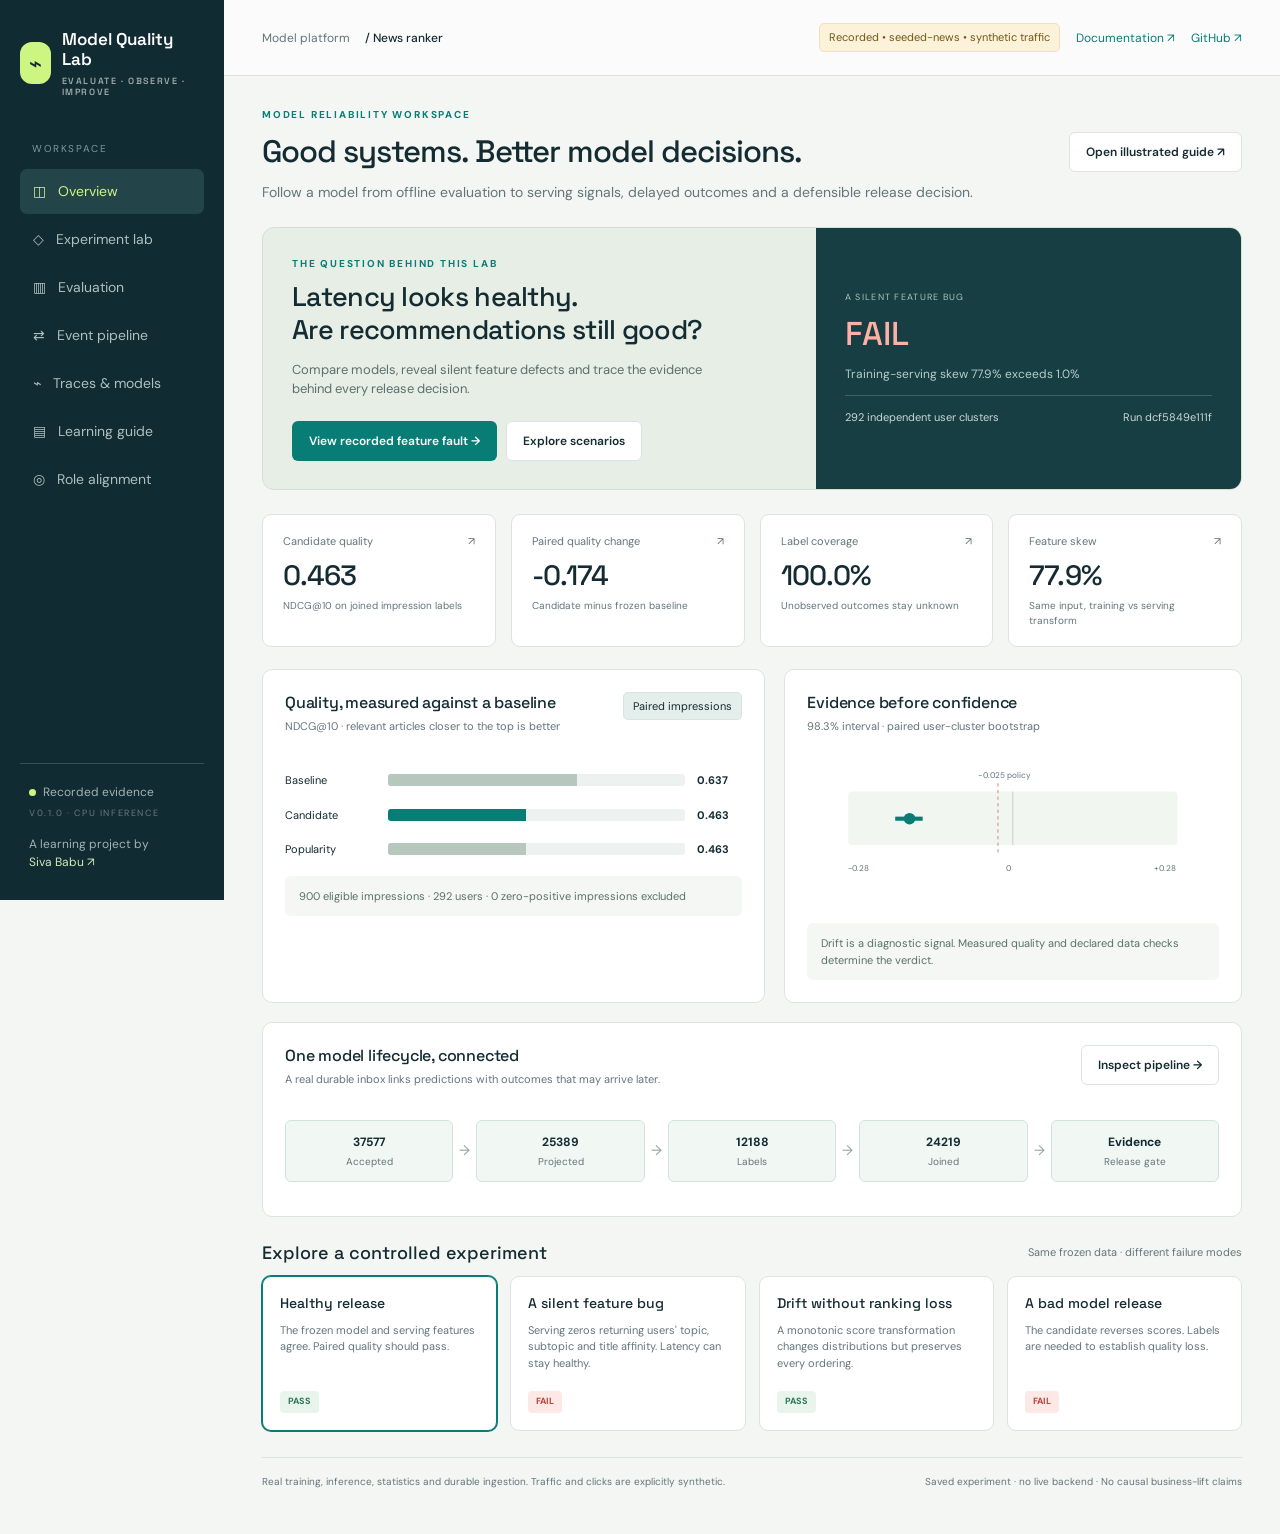
<file: site/index.html>
<!doctype html>
<html lang="en"><head><meta charset="utf-8"><meta name="viewport" content="width=device-width,initial-scale=1"><meta name="description" content="Learn model evaluation, observability and release engineering through reproducible experiments."><title>Model Quality Lab</title><link rel="stylesheet" href="static/style.css"></head>
<body><div id="app"><div class="loading"><h1>Model Quality Lab</h1><p>Loading the evaluation workspace…</p></div></div><script>window.MQL_REPLAY=true;</script><script src="static/app.js" defer></script></body></html>
</file>
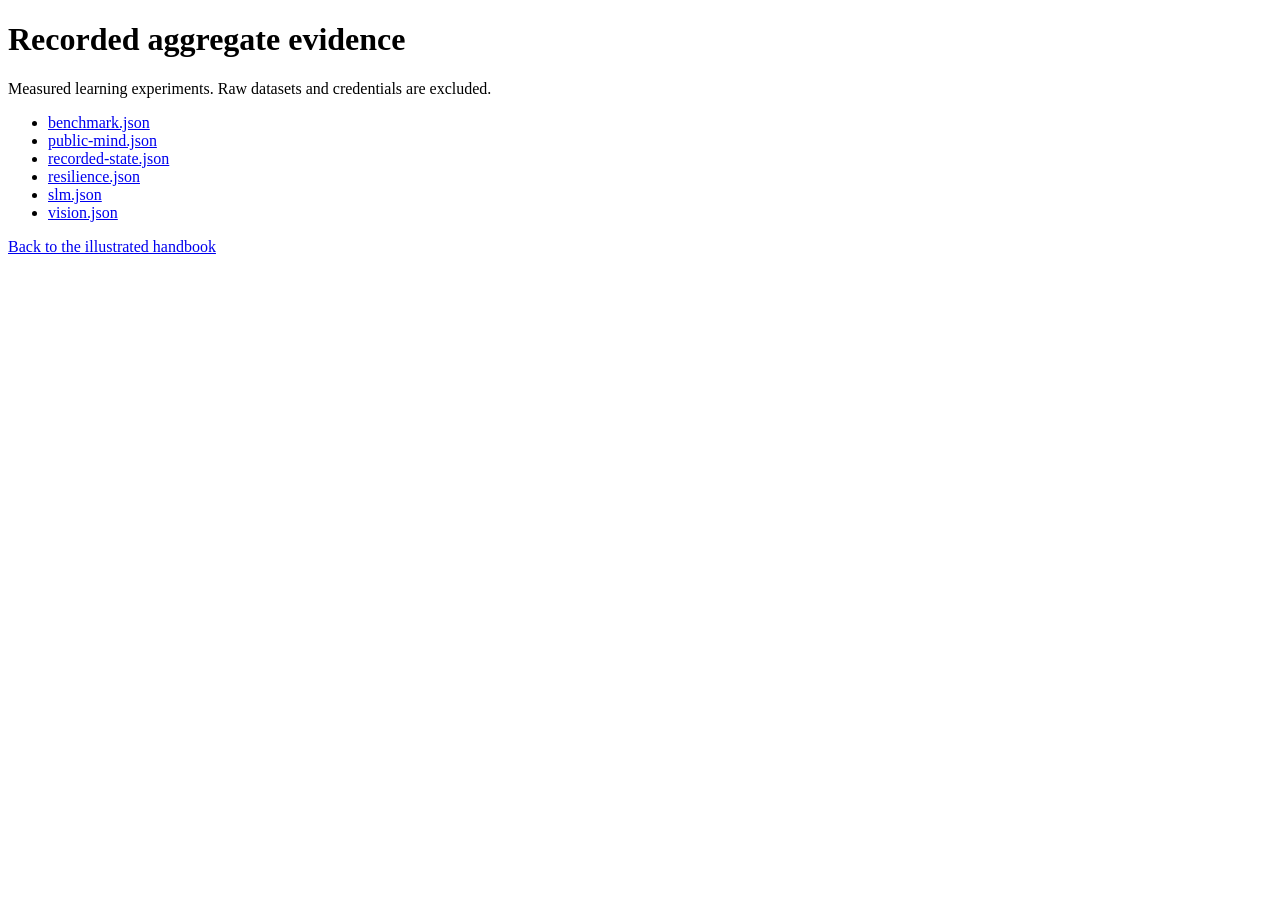
<file: docs/evidence/index.html>
<!doctype html><html lang="en"><head><meta charset="utf-8"><meta name="viewport" content="width=device-width,initial-scale=1"><title>Recorded aggregate evidence</title></head><body><h1>Recorded aggregate evidence</h1><p>Measured learning experiments. Raw datasets and credentials are excluded.</p><ul><li><a href="benchmark.json">benchmark.json</a></li><li><a href="public-mind.json">public-mind.json</a></li><li><a href="recorded-state.json">recorded-state.json</a></li><li><a href="resilience.json">resilience.json</a></li><li><a href="slm.json">slm.json</a></li><li><a href="vision.json">vision.json</a></li></ul><a href="../">Back to the illustrated handbook</a></body></html>
</file>
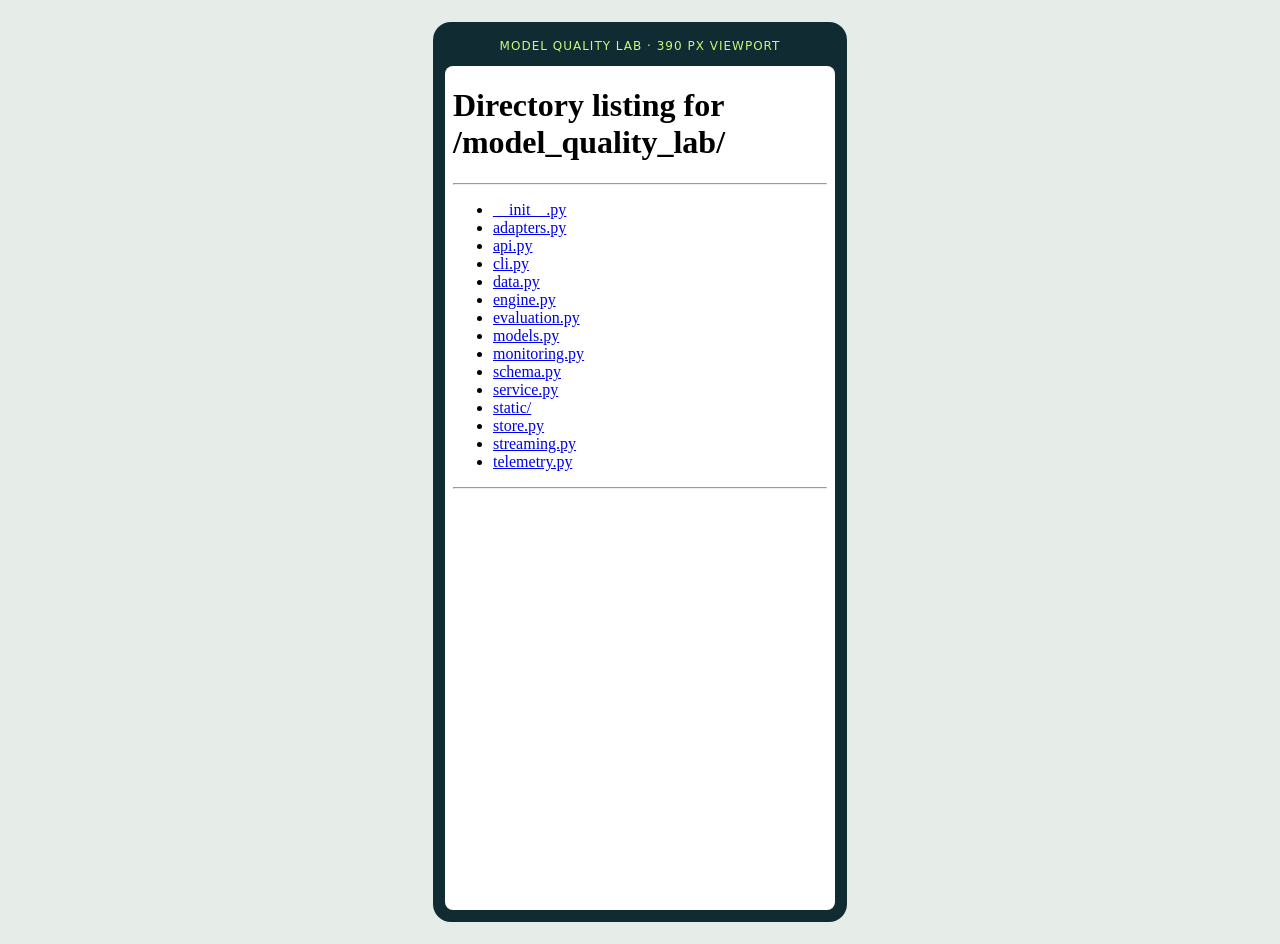
<file: model_quality_lab/static/responsive-preview.html>
<!doctype html><html lang="en"><head><meta charset="utf-8"><title>390px responsive verification — Model Quality Lab</title><style>body{margin:0;background:#e6ece7;font:12px system-ui;color:#173c40}.device{width:414px;margin:22px auto;padding:12px;background:#102b31;border-radius:18px;box-sizing:border-box}.label{color:#cdf581;text-align:center;padding:5px 0 13px;letter-spacing:1px}iframe{display:block;width:390px;height:844px;border:0;border-radius:8px;background:#fff}</style></head><body><div class="device"><div class="label">MODEL QUALITY LAB · 390 PX VIEWPORT</div><iframe src="../" title="Actual application at a 390 pixel responsive breakpoint"></iframe></div></body></html>
</file>
<file: site/static/style.css>
@import url('https://fonts.googleapis.com/css2?family=DM+Sans:wght@400;500;600;700&family=Space+Grotesk:wght@400;500;600;700&display=swap');
:root{--ink:#142b32;--muted:#63757b;--line:#dce4e3;--paper:#f3f6f3;--card:#fff;--teal:#087d76;--lime:#cdf581;--red:#b84237;--amber:#946116;--rail:#102b31;--font:'DM Sans',system-ui,sans-serif;--display:'Space Grotesk',var(--font)}*{box-sizing:border-box}body{margin:0;color:var(--ink);background:var(--paper);font:14px/1.5 var(--font)}button,select{font:inherit}button,a,select{touch-action:manipulation}button{cursor:pointer}a{color:var(--teal);text-decoration:none}button:disabled{opacity:.6;cursor:wait}.shell{display:grid;grid-template-columns:224px minmax(0,1fr);min-height:100vh}.rail{background:var(--rail);color:#d2e1df;padding:29px 20px;position:fixed;width:224px;height:100vh;display:flex;flex-direction:column}.brand{display:flex;gap:11px;align-items:center;font:600 17px/1.2 var(--display);color:white}.logo{display:grid;place-items:center;width:38px;height:42px;background:var(--lime);color:var(--rail);border-radius:12px;font-size:22px}.rail small{display:block;letter-spacing:1.6px;font-size:9px;text-transform:uppercase;opacity:.6;margin-top:6px}.rail-label{margin:44px 12px 10px;font-size:10px;letter-spacing:1.6px;color:#7c9b9c;text-transform:uppercase}.nav{border:0;background:none;color:#adbfbe;display:flex;align-items:center;gap:12px;width:100%;padding:12px 13px;margin:3px 0;text-align:left;border-radius:7px}.nav svg{width:17px;height:17px}.nav.active{background:#23454a;color:var(--lime)}.nav:hover{background:#1a3b41;color:white}.rail-bottom{margin-top:auto;border-top:1px solid #315056;padding:19px 9px 0;font-size:12px;color:#9fb4b4}.dot{display:inline-block;width:7px;height:7px;border-radius:50%;background:var(--lime);margin-right:7px}.workspace{grid-column:2;min-width:0}.topbar{height:76px;background:#fff9;border-bottom:1px solid var(--line);display:flex;align-items:center;justify-content:space-between;padding:0 38px;gap:14px}.crumb{color:var(--muted);font-size:12px}.crumb b{color:var(--ink);font-weight:500;margin-left:12px}.pill{font-size:11px;padding:5px 9px;border-radius:5px;background:#e4eeea;border:1px solid #d6e5df;white-space:nowrap}.pill.synthetic{color:#735618;background:#fbf2d9;border-color:#eee2b9}.toplinks{display:flex;align-items:center;gap:16px;font-size:12px}.content{padding:31px 38px 45px;max-width:1600px;margin:0 auto}.eyebrow{font-size:10px;text-transform:uppercase;letter-spacing:1.8px;color:var(--teal);font-weight:700;margin-bottom:10px}.page-title{font:500 31px/1.2 var(--display);margin:0;letter-spacing:-1px}.subtitle{color:var(--muted);max-width:760px;margin:10px 0 24px}.page-head{display:flex;justify-content:space-between;align-items:center;gap:20px}.primary,.secondary{border:1px solid transparent;border-radius:6px;padding:10px 16px;display:inline-flex;align-items:center;justify-content:center;gap:8px;font-weight:600;font-size:12px}.primary{background:var(--teal);color:#fff}.primary:hover{background:#086a64}.secondary{background:white;border-color:var(--line);color:var(--ink)}.hero{display:grid;grid-template-columns:1.3fr 1fr;background:#e7eee6;border:1px solid #d4dfd4;border-radius:12px;overflow:hidden;margin:3px 0 24px}.hero-copy{padding:28px 29px}.hero h2{font:500 27px/1.22 var(--display);letter-spacing:-.7px;max-width:440px;margin:0 0 12px}.hero p{font-size:13px;max-width:440px;color:#5d706d}.hero-actions{display:flex;gap:9px;margin-top:22px}.decision-card{background:#173e42;color:#fff;padding:25px 29px;display:flex;flex-direction:column;justify-content:center}.decision-card small{color:#a9c5c1;text-transform:uppercase;letter-spacing:1.3px;font-size:9px}.decision-card .verdict{font:500 33px var(--display);margin:8px 0;color:var(--lime)}.decision-card .verdict.fail{color:#ffb0a5}.decision-card .verdict.insufficient_evidence{color:#f5cf8b;font-size:24px}.decision-card p{color:#b4cdca;margin:2px 0 12px;font-size:12px}.decision-foot{display:flex;justify-content:space-between;gap:10px;border-top:1px solid #446063;padding-top:13px;font-size:11px;color:#c8d9d6}.stats{display:grid;grid-template-columns:repeat(4,minmax(0,1fr));gap:15px;margin:22px 0}.stat{background:white;border:1px solid var(--line);border-radius:9px;padding:18px 20px}.stat .label{font-size:11px;color:var(--muted);display:flex;justify-content:space-between}.stat strong{font:500 28px/1.4 var(--display);display:block;margin:7px 0 2px;letter-spacing:-.9px}.stat .hint{font-size:10px;color:var(--muted)}.grid2{display:grid;grid-template-columns:1.1fr 1fr;gap:19px;margin-bottom:19px}.grid3{display:grid;grid-template-columns:repeat(3,1fr);gap:15px}.panel{background:#fff;border:1px solid var(--line);border-radius:10px;padding:22px;min-width:0}.panel h3{font:500 16px var(--display);margin:0 0 5px;letter-spacing:-.2px}.panel .explain{color:var(--muted);font-size:11px;margin:0 0 20px}.panel-title{display:flex;justify-content:space-between;align-items:start;gap:14px}.badge{padding:4px 8px;font-size:9px;font-weight:700;border-radius:4px;background:#e9f4ed;color:#287655;white-space:nowrap}.badge.fail{background:#fce9e5;color:var(--red)}.badge.insufficient_evidence{background:#fff0d4;color:var(--amber)}.badge.measure{background:#e7eef6;color:#3c6291}.bar-row{display:grid;grid-template-columns:91px 1fr 45px;gap:12px;align-items:center;font-size:11px;margin:18px 0}.bar{height:12px;background:#edf2f0;border-radius:3px;overflow:hidden}.bar i{display:block;height:100%;background:#b6c7be}.bar i.candidate{background:var(--teal)}.bar-row strong{font-variant-numeric:tabular-nums}.legend{display:flex;gap:16px;font-size:10px;color:var(--muted);margin-top:14px}.legend i{display:inline-block;width:7px;height:7px;border-radius:2px;margin-right:5px}.mini-note{background:#f4f7f3;padding:12px 14px;border-radius:6px;font-size:11px;color:#5a716c;margin-top:18px}.spark{width:100%;height:145px}.spark text{font-family:var(--font);font-size:10px;fill:var(--muted)}.flow{display:flex;align-items:center;gap:6px;padding:12px 0;flex-wrap:wrap}.flow-node{padding:12px 10px;border:1px solid #d3e3db;background:#f1f7f2;border-radius:6px;flex:1;text-align:center;min-width:95px}.flow-node b{display:block;font-size:12px}.flow-node span{display:block;color:var(--muted);font-size:10px;margin-top:3px}.flow-arrow{color:#8fa7a2}.table{width:100%;border-collapse:collapse;font-size:11px;margin-top:10px}.table th{text-align:left;font-size:9px;text-transform:uppercase;letter-spacing:.9px;font-weight:500;color:var(--muted);border-bottom:1px solid var(--line);padding:11px 9px}.table td{padding:12px 9px;border-bottom:1px solid #edf1ed;vertical-align:top}.table tr:last-child td{border-bottom:0}.table code{font-size:10px;word-break:break-all}.section-line{display:flex;justify-content:space-between;align-items:center;margin:24px 0 12px}.section-line h2{font:500 18px var(--display);margin:0}.section-line span{font-size:11px;color:var(--muted)}.scenarios{display:grid;grid-template-columns:repeat(4,1fr);gap:13px}.scenario{border:1px solid var(--line);background:#fff;border-radius:9px;text-align:left;padding:17px;display:flex;flex-direction:column;gap:10px;color:var(--ink);min-height:155px}.scenario.selected{border-color:var(--teal);box-shadow:0 0 0 1px var(--teal)}.scenario b{font:500 14px var(--display)}.scenario p{font-size:11px;color:var(--muted);margin:0;flex:1}.scenario .badge{align-self:start}.run-control{display:flex;gap:14px;align-items:center;margin:22px 0}.run-control select,.panel select{border:1px solid var(--line);background:#fff;border-radius:5px;padding:8px;color:var(--ink)}.evidence{margin-top:19px;display:grid;grid-template-columns:repeat(4,1fr);gap:14px;border-top:1px solid var(--line);padding-top:19px}.evidence strong{display:block;font-size:10px;text-transform:uppercase;letter-spacing:.7px;color:var(--muted);margin-bottom:5px}.evidence span{font-size:11px}.reasons{list-style:none;padding:0;margin:17px 0 0}.reasons li{font-size:12px;padding:12px 0;border-top:1px solid #e4eae4}.reasons li:before{content:'↳';color:var(--teal);margin-right:9px}.artifact-image{width:100%;border-radius:8px;display:block;margin:16px 0 5px}.lesson{padding:21px;border:1px solid var(--line);border-radius:9px;background:#fff}.lesson .number{color:var(--teal);font:500 27px var(--display)}.lesson h3{font:500 15px var(--display)}.lesson p{font-size:12px;color:var(--muted)}.lesson code{font-size:10px;background:#edf2ee;padding:3px;word-break:break-all}.callout{border-left:3px solid var(--teal);background:#e7efdf;padding:16px 20px;margin:20px 0;font-size:12px}.callout p{margin:5px 0}.codebox{background:#122e35;color:#c5dfd4;border-radius:7px;padding:18px;font:11px/1.8 ui-monospace,monospace;white-space:pre-wrap;overflow-wrap:anywhere}.trace{display:flex;align-items:center;gap:12px;font-size:11px;padding:14px 0;border-bottom:1px solid var(--line)}.trace .trace-line{height:9px;background:#b8dcc9;border-radius:3px;min-width:5px}.trace b{min-width:170px}.trace code{font-size:9px;color:var(--muted)}.empty{padding:40px;text-align:center;color:var(--muted)}.loading{padding:60px;text-align:center;color:var(--muted)}.toast{position:fixed;right:25px;bottom:25px;max-width:440px;padding:16px 21px;border-radius:8px;background:#173e42;color:#fff;box-shadow:0 8px 30px #102b3122;z-index:20;font-size:12px}.footer{color:var(--muted);font-size:10px;display:flex;justify-content:space-between;border-top:1px solid var(--line);padding-top:16px;margin-top:26px;gap:20px}.mono{font-family:ui-monospace,monospace;font-size:10px}.success{color:var(--teal)}.negative{color:var(--red)}.toggle-feature{margin-bottom:15px}.architecture-detail{font-size:12px;color:var(--muted)}.mobile-brand{display:none}
@media(min-width:1600px){.content{padding-top:40px}.hero-copy,.decision-card{padding:34px}.hero h2{font-size:33px}.stats{margin-top:26px}}
@media(max-width:1100px){.shell{grid-template-columns:190px 1fr}.rail{width:190px;padding:24px 13px}.content{padding:26px 24px}.topbar{padding:0 24px}.scenarios{grid-template-columns:repeat(2,1fr)}.stats{gap:10px}.stat{padding:14px}.stat strong{font-size:24px}.grid3{grid-template-columns:1fr 1fr}.toplinks a{display:none}.evidence{grid-template-columns:1fr 1fr}}
@media(max-width:760px){.shell{display:block}.rail{position:static;width:100%;height:auto;padding:15px;display:block}.brand{font-size:14px}.brand small,.rail-label,.rail-bottom{display:none}.logo{height:30px;width:30px}.rail nav{display:flex;overflow:auto;margin-top:14px}.nav{width:auto;padding:9px;font-size:11px;white-space:nowrap}.nav svg{display:none}.workspace{display:block}.topbar{height:54px;padding:0 17px}.content{padding:23px 17px}.page-head{display:block}.page-title{font-size:26px}.hero{grid-template-columns:1fr}.hero-copy{padding:24px}.decision-card{padding:22px}.stats{grid-template-columns:1fr 1fr}.grid2,.grid3{grid-template-columns:1fr}.hero h2{font-size:27px}.panel{padding:18px}.scenarios{grid-template-columns:1fr 1fr}.toplinks{gap:8px}.crumb{font-size:10px}.crumb b{margin-left:5px}.pill{font-size:9px}.table{font-size:10px}.table td,.table th{padding:9px 5px}.footer{display:block}.evidence{gap:12px}.run-control{flex-wrap:wrap}}
@media print{.rail,.topbar,.primary,.secondary,.run-control,.toast{display:none}.shell{display:block}.content{padding:0}.panel,.hero,.stat{break-inside:avoid}.workspace{width:100%}}

@media(max-width:760px){.trace{flex-wrap:wrap}.trace code{overflow-wrap:anywhere;max-width:100%}}
</file>
